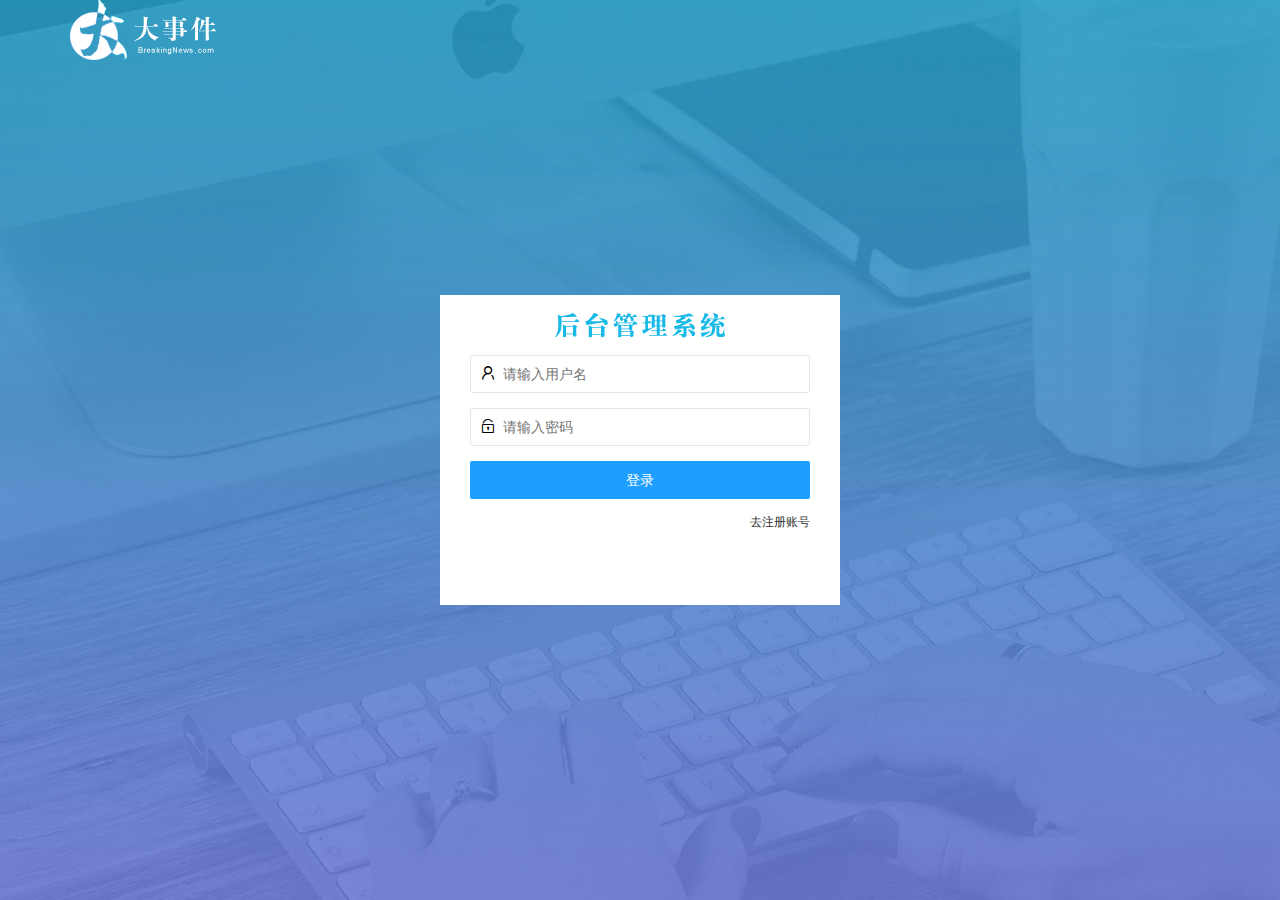
<file: login.html>
<!DOCTYPE html>
<html lang="en">

<head>
    <meta charset="UTF-8">
    <meta http-equiv="X-UA-Compatible" content="IE=edge">
    <meta name="viewport" content="width=device-width, initial-scale=1.0">
    <title>大事件-登录/注册</title>
    <!-- 导入自己的样式表 -->
    <link rel="stylesheet" href="/assets/css/login.css">
    <!-- 导入LayUI的样式 -->
    <link rel="stylesheet" href="/assets/lib/layui/css/layui.css">
</head>

<body>
    <!-- 头部的logo区域 -->
    <div class="layui-main">
        <img src="/assets/images/logo.png" alt="">
    </div>

    <!-- 登录注册区域 -->
    <div class="loginAndRegBox">
        <div class="title-box"></div>
        <!-- 登录的div -->
        <div class="login-box">
            <!-- 登录的表单 -->
            <form class="layui-form" id="form_login">
                <!-- 用户名 -->
                <div class="layui-form-item">
                    <i class="layui-icon layui-icon-username"></i>
                    <input type="text" name="username" required lay-verify="required" placeholder="请输入用户名" autocomplete="off" class="layui-input">
                </div>
                <!-- 密码 -->
                <div class="layui-form-item">
                    <i class="layui-icon layui-icon-password"></i>
                    <input type="password" name="password" required lay-verify="required|pwd" placeholder="请输入密码" autocomplete="off" class="layui-input">
                </div>
                <!-- 登录按钮 -->
                <div class="layui-form-item">
                    <!-- 注意：表单提交按钮和普通按钮的区别就是layui-submit属性 -->
                    <button class="layui-btn layui-btn-fluid layui-btn-normal" lay-submit>登录</button>
                </div>
                <div class="layui-form-item links">
                    <a href="javascript:;" id="link_reg">去注册账号</a>
                </div>
            </form>

        </div>
        <!-- 注册的div  -->
        <div class="reg-box">
            <!-- 注册的表单 -->
            <form class="layui-form" id="form_reg">
                <!-- 用户名 -->
                <div class="layui-form-item">
                    <i class="layui-icon layui-icon-username"></i>
                    <input type="text" name="username" required lay-verify="required" placeholder="请输入用户名" autocomplete="off" class="layui-input">
                </div>
                <!-- 密码 -->
                <div class="layui-form-item">
                    <i class="layui-icon layui-icon-password"></i>
                    <input type="password" name="password" required lay-verify="required|pwd" placeholder="请输入密码" autocomplete="off" class="layui-input">
                </div>
                <!-- 密码确认 -->
                <div class="layui-form-item">
                    <i class="layui-icon layui-icon-password"></i>
                    <input type="password" name="repassword" required lay-verify="required|pwd|repwd" placeholder="请再次输入密码" autocomplete="off" class="layui-input">
                </div>
                <!-- 注册按钮 -->
                <div class="layui-form-item">
                    <!-- 注意：表单提交按钮和普通按钮的区别就是layui-submit属性 -->
                    <button class="layui-btn layui-btn-fluid layui-btn-normal" lay-submit>注册</button>
                </div>
                <div class="layui-form-item links">
                    <a href="javascript:;" id="link_login" id="link_login">去登录</a>
                </div>
            </form>

        </div>
    </div>


    <!-- 导入Layui的JS文件 -->
    <script src="/assets/lib/layui/layui.all.js"></script>
    <!-- 导入JQuery -->
    <script src="/assets/lib/jquery.js"></script>
    <!-- 导入自己封装的baseAPI.js -->
    <script src="/assets/js/baseAPI.js"></script>
    <!-- 导入自己的JavaScript脚本 -->
    <script src="/assets/js/login.js"></script>

</body>

</html>
</file>
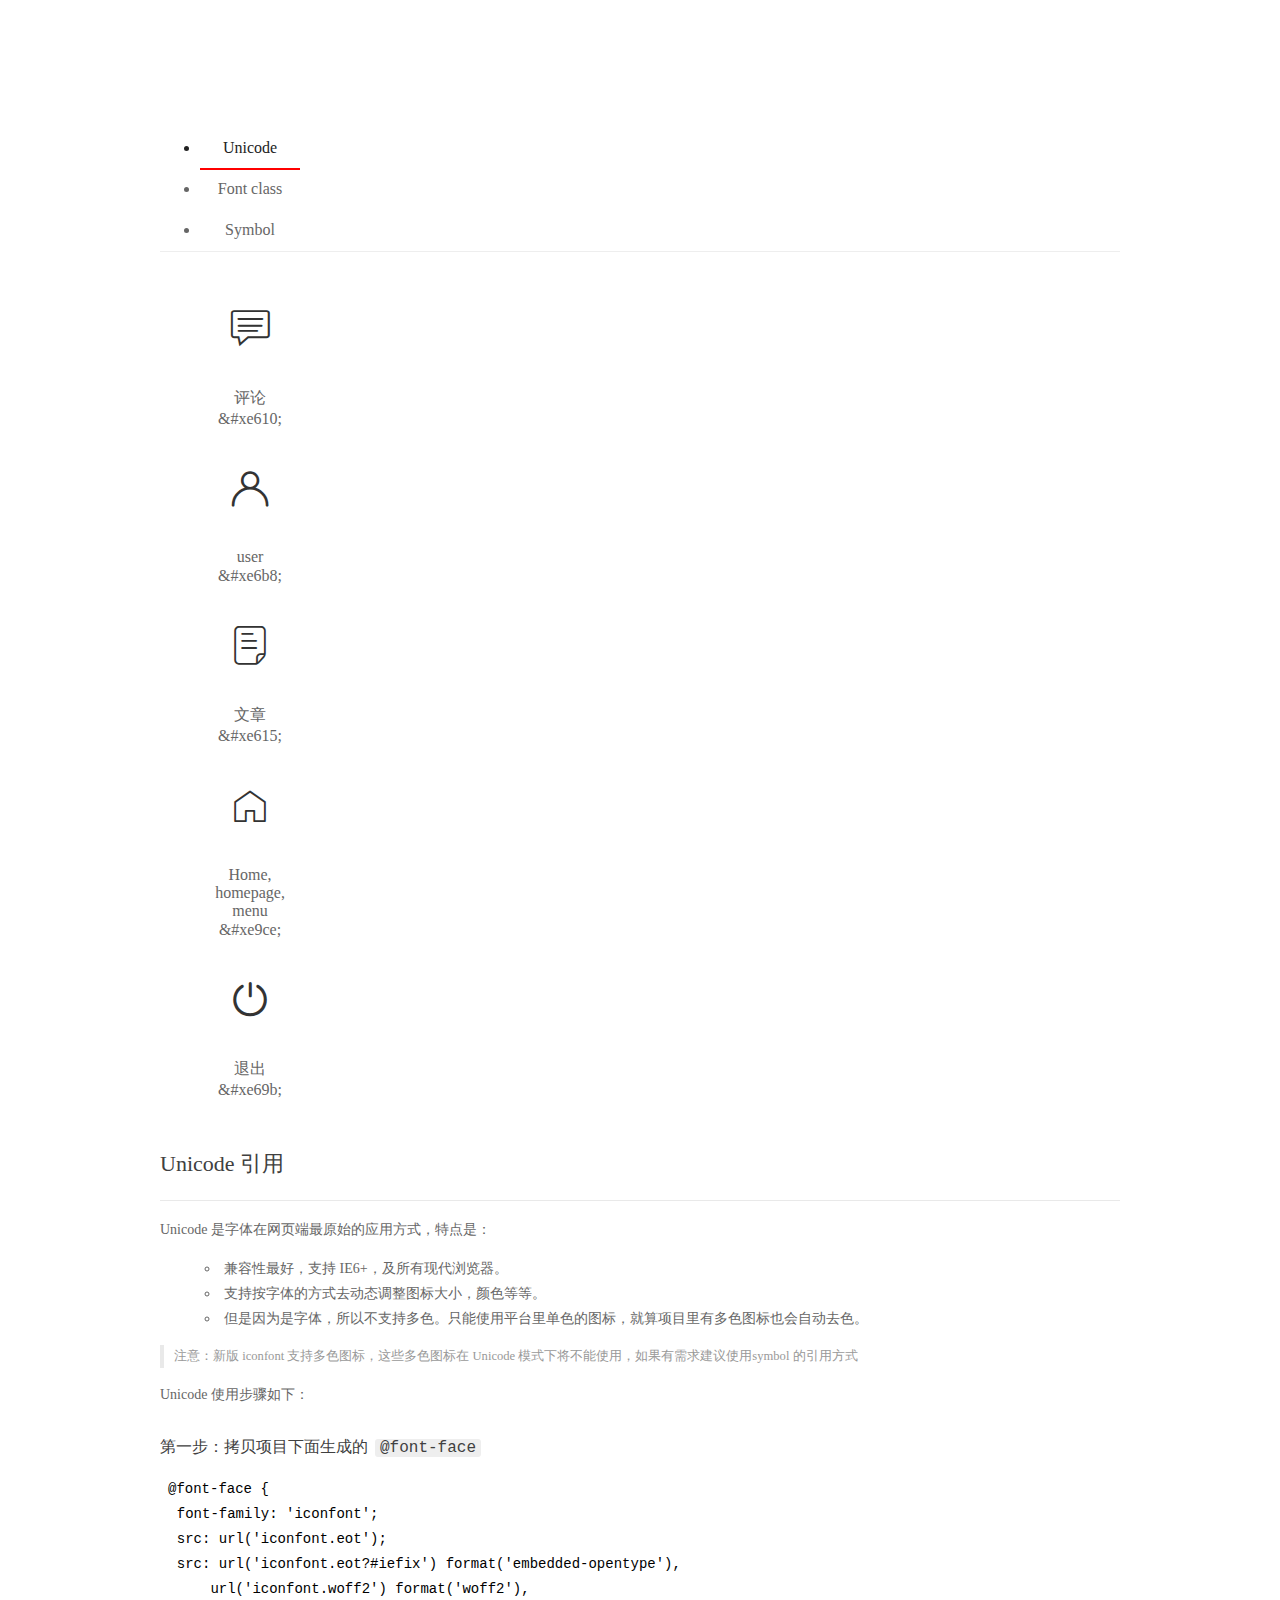
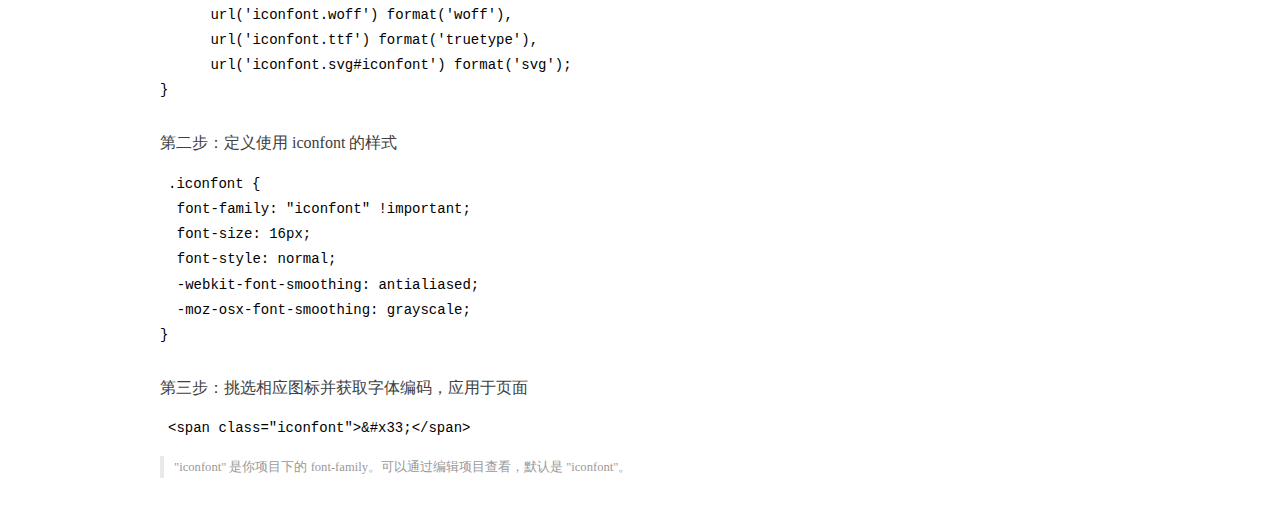
<file: fonts/demo_index.html>
<!DOCTYPE html>
<html>
<head>
  <meta charset="utf-8"/>
  <title>IconFont Demo</title>
  <link rel="shortcut icon" href="https://img.alicdn.com/tps/i4/TB1_oz6GVXXXXaFXpXXJDFnIXXX-64-64.ico" type="image/x-icon"/>
  <link rel="stylesheet" href="https://g.alicdn.com/thx/cube/1.3.2/cube.min.css">
  <link rel="stylesheet" href="demo.css">
  <link rel="stylesheet" href="iconfont.css">
  <script src="iconfont.js"></script>
  <!-- jQuery -->
  <script src="https://a1.alicdn.com/oss/uploads/2018/12/26/7bfddb60-08e8-11e9-9b04-53e73bb6408b.js"></script>
  <!-- 代码高亮 -->
  <script src="https://a1.alicdn.com/oss/uploads/2018/12/26/a3f714d0-08e6-11e9-8a15-ebf944d7534c.js"></script>
</head>
<body>
  <div class="main">
    <h1 class="logo"><a href="https://www.iconfont.cn/" title="iconfont 首页" target="_blank">&#xe86b;</a></h1>
    <div class="nav-tabs">
      <ul id="tabs" class="dib-box">
        <li class="dib active"><span>Unicode</span></li>
        <li class="dib"><span>Font class</span></li>
        <li class="dib"><span>Symbol</span></li>
      </ul>
      
    </div>
    <div class="tab-container">
      <div class="content unicode" style="display: block;">
          <ul class="icon_lists dib-box">
          
            <li class="dib">
              <span class="icon iconfont">&#xe610;</span>
                <div class="name">评论</div>
                <div class="code-name">&amp;#xe610;</div>
              </li>
          
            <li class="dib">
              <span class="icon iconfont">&#xe6b8;</span>
                <div class="name">user</div>
                <div class="code-name">&amp;#xe6b8;</div>
              </li>
          
            <li class="dib">
              <span class="icon iconfont">&#xe615;</span>
                <div class="name">文章</div>
                <div class="code-name">&amp;#xe615;</div>
              </li>
          
            <li class="dib">
              <span class="icon iconfont">&#xe9ce;</span>
                <div class="name">Home, homepage, menu</div>
                <div class="code-name">&amp;#xe9ce;</div>
              </li>
          
            <li class="dib">
              <span class="icon iconfont">&#xe69b;</span>
                <div class="name">退出</div>
                <div class="code-name">&amp;#xe69b;</div>
              </li>
          
          </ul>
          <div class="article markdown">
          <h2 id="unicode-">Unicode 引用</h2>
          <hr>

          <p>Unicode 是字体在网页端最原始的应用方式，特点是：</p>
          <ul>
            <li>兼容性最好，支持 IE6+，及所有现代浏览器。</li>
            <li>支持按字体的方式去动态调整图标大小，颜色等等。</li>
            <li>但是因为是字体，所以不支持多色。只能使用平台里单色的图标，就算项目里有多色图标也会自动去色。</li>
          </ul>
          <blockquote>
            <p>注意：新版 iconfont 支持多色图标，这些多色图标在 Unicode 模式下将不能使用，如果有需求建议使用symbol 的引用方式</p>
          </blockquote>
          <p>Unicode 使用步骤如下：</p>
          <h3 id="-font-face">第一步：拷贝项目下面生成的 <code>@font-face</code></h3>
<pre><code class="language-css"
>@font-face {
  font-family: 'iconfont';
  src: url('iconfont.eot');
  src: url('iconfont.eot?#iefix') format('embedded-opentype'),
      url('iconfont.woff2') format('woff2'),
      url('iconfont.woff') format('woff'),
      url('iconfont.ttf') format('truetype'),
      url('iconfont.svg#iconfont') format('svg');
}
</code></pre>
          <h3 id="-iconfont-">第二步：定义使用 iconfont 的样式</h3>
<pre><code class="language-css"
>.iconfont {
  font-family: "iconfont" !important;
  font-size: 16px;
  font-style: normal;
  -webkit-font-smoothing: antialiased;
  -moz-osx-font-smoothing: grayscale;
}
</code></pre>
          <h3 id="-">第三步：挑选相应图标并获取字体编码，应用于页面</h3>
<pre>
<code class="language-html"
>&lt;span class="iconfont"&gt;&amp;#x33;&lt;/span&gt;
</code></pre>
          <blockquote>
            <p>"iconfont" 是你项目下的 font-family。可以通过编辑项目查看，默认是 "iconfont"。</p>
          </blockquote>
          </div>
      </div>
      <div class="content font-class">
        <ul class="icon_lists dib-box">
          
          <li class="dib">
            <span class="icon iconfont icon-weibiaoti-"></span>
            <div class="name">
              评论
            </div>
            <div class="code-name">.icon-weibiaoti-
            </div>
          </li>
          
          <li class="dib">
            <span class="icon iconfont icon-user"></span>
            <div class="name">
              user
            </div>
            <div class="code-name">.icon-user
            </div>
          </li>
          
          <li class="dib">
            <span class="icon iconfont icon-16"></span>
            <div class="name">
              文章
            </div>
            <div class="code-name">.icon-16
            </div>
          </li>
          
          <li class="dib">
            <span class="icon iconfont icon-Homehomepagemenu"></span>
            <div class="name">
              Home, homepage, menu
            </div>
            <div class="code-name">.icon-Homehomepagemenu
            </div>
          </li>
          
          <li class="dib">
            <span class="icon iconfont icon-tuichu"></span>
            <div class="name">
              退出
            </div>
            <div class="code-name">.icon-tuichu
            </div>
          </li>
          
        </ul>
        <div class="article markdown">
        <h2 id="font-class-">font-class 引用</h2>
        <hr>

        <p>font-class 是 Unicode 使用方式的一种变种，主要是解决 Unicode 书写不直观，语意不明确的问题。</p>
        <p>与 Unicode 使用方式相比，具有如下特点：</p>
        <ul>
          <li>兼容性良好，支持 IE8+，及所有现代浏览器。</li>
          <li>相比于 Unicode 语意明确，书写更直观。可以很容易分辨这个 icon 是什么。</li>
          <li>因为使用 class 来定义图标，所以当要替换图标时，只需要修改 class 里面的 Unicode 引用。</li>
          <li>不过因为本质上还是使用的字体，所以多色图标还是不支持的。</li>
        </ul>
        <p>使用步骤如下：</p>
        <h3 id="-fontclass-">第一步：引入项目下面生成的 fontclass 代码：</h3>
<pre><code class="language-html">&lt;link rel="stylesheet" href="./iconfont.css"&gt;
</code></pre>
        <h3 id="-">第二步：挑选相应图标并获取类名，应用于页面：</h3>
<pre><code class="language-html">&lt;span class="iconfont icon-xxx"&gt;&lt;/span&gt;
</code></pre>
        <blockquote>
          <p>"
            iconfont" 是你项目下的 font-family。可以通过编辑项目查看，默认是 "iconfont"。</p>
        </blockquote>
      </div>
      </div>
      <div class="content symbol">
          <ul class="icon_lists dib-box">
          
            <li class="dib">
                <svg class="icon svg-icon" aria-hidden="true">
                  <use xlink:href="#icon-weibiaoti-"></use>
                </svg>
                <div class="name">评论</div>
                <div class="code-name">#icon-weibiaoti-</div>
            </li>
          
            <li class="dib">
                <svg class="icon svg-icon" aria-hidden="true">
                  <use xlink:href="#icon-user"></use>
                </svg>
                <div class="name">user</div>
                <div class="code-name">#icon-user</div>
            </li>
          
            <li class="dib">
                <svg class="icon svg-icon" aria-hidden="true">
                  <use xlink:href="#icon-16"></use>
                </svg>
                <div class="name">文章</div>
                <div class="code-name">#icon-16</div>
            </li>
          
            <li class="dib">
                <svg class="icon svg-icon" aria-hidden="true">
                  <use xlink:href="#icon-Homehomepagemenu"></use>
                </svg>
                <div class="name">Home, homepage, menu</div>
                <div class="code-name">#icon-Homehomepagemenu</div>
            </li>
          
            <li class="dib">
                <svg class="icon svg-icon" aria-hidden="true">
                  <use xlink:href="#icon-tuichu"></use>
                </svg>
                <div class="name">退出</div>
                <div class="code-name">#icon-tuichu</div>
            </li>
          
          </ul>
          <div class="article markdown">
          <h2 id="symbol-">Symbol 引用</h2>
          <hr>

          <p>这是一种全新的使用方式，应该说这才是未来的主流，也是平台目前推荐的用法。相关介绍可以参考这篇<a href="">文章</a>
            这种用法其实是做了一个 SVG 的集合，与另外两种相比具有如下特点：</p>
          <ul>
            <li>支持多色图标了，不再受单色限制。</li>
            <li>通过一些技巧，支持像字体那样，通过 <code>font-size</code>, <code>color</code> 来调整样式。</li>
            <li>兼容性较差，支持 IE9+，及现代浏览器。</li>
            <li>浏览器渲染 SVG 的性能一般，还不如 png。</li>
          </ul>
          <p>使用步骤如下：</p>
          <h3 id="-symbol-">第一步：引入项目下面生成的 symbol 代码：</h3>
<pre><code class="language-html">&lt;script src="./iconfont.js"&gt;&lt;/script&gt;
</code></pre>
          <h3 id="-css-">第二步：加入通用 CSS 代码（引入一次就行）：</h3>
<pre><code class="language-html">&lt;style&gt;
.icon {
  width: 1em;
  height: 1em;
  vertical-align: -0.15em;
  fill: currentColor;
  overflow: hidden;
}
&lt;/style&gt;
</code></pre>
          <h3 id="-">第三步：挑选相应图标并获取类名，应用于页面：</h3>
<pre><code class="language-html">&lt;svg class="icon" aria-hidden="true"&gt;
  &lt;use xlink:href="#icon-xxx"&gt;&lt;/use&gt;
&lt;/svg&gt;
</code></pre>
          </div>
      </div>

    </div>
  </div>
  <script>
  $(document).ready(function () {
      $('.tab-container .content:first').show()

      $('#tabs li').click(function (e) {
        var tabContent = $('.tab-container .content')
        var index = $(this).index()

        if ($(this).hasClass('active')) {
          return
        } else {
          $('#tabs li').removeClass('active')
          $(this).addClass('active')

          tabContent.hide().eq(index).fadeIn()
        }
      })
    })
  </script>
</body>
</html>
</file>
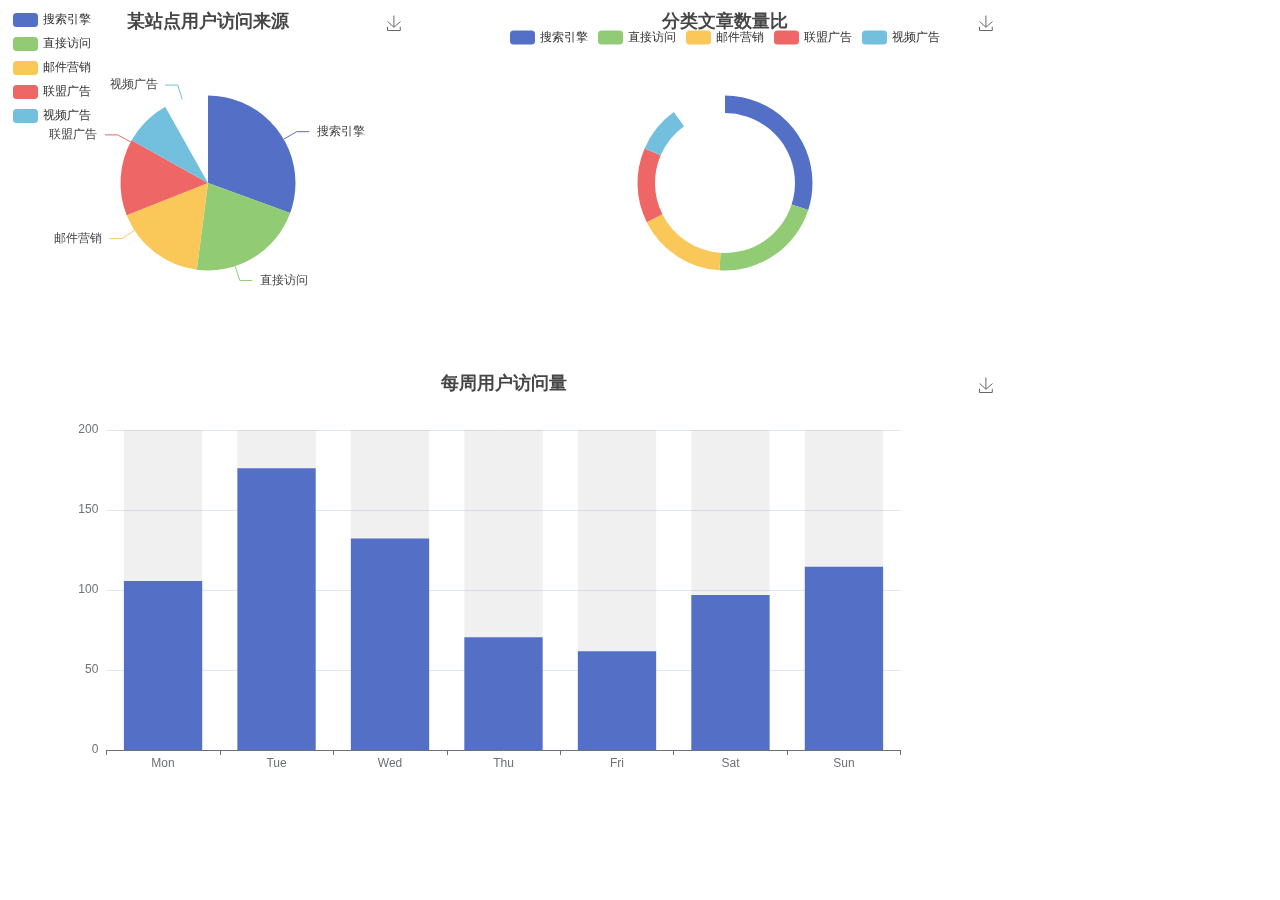
<file: home/dashboard.html>
<!DOCTYPE html>
<html lang="en">

<head>
    <meta charset="UTF-8">
    <meta name="viewport" content="width=device-width, initial-scale=1.0">
    <meta http-equiv="X-UA-Compatible" content="ie=edge">
    <title>图表统计</title>
    <!-- <link rel="stylesheet" href="/assets/lib/bootstrap.min.css" />

    <script src="/assets/lib/jquery.js"></script>
    <script type="text/javascript" src="/assets/lib/echarts.min.js"></script> -->

    <style>
        .box_1 {
            position: relative;
            width: 400px;
            height: 350px;
            left: 0px;
            background-color: #fff;
        }
        
        .box_2 {
            position: absolute;
            width: 550px;
            height: 350px;
            left: 450px;
            top: 8px;
            background-color: #fff;
        }
        
        .box_3 {
            position: absolute;
            width: 993px;
            height: 450px;
            left: 7px;
            top: 370px;
            background-color: #fff;
        }
    </style>
    <script src="/assets/lib/echarts.min.js"></script>

</head>

<body>
    <div class="box_1"></div>
    <script>
        var myChart = echarts.init(document.querySelector('.box_1'));
        var option = {
            title: {
                text: '某站点用户访问来源',
                left: 'center'
            },
            tooltip: {
                trigger: 'item'
            },

            legend: {
                orient: 'vertical',
                left: 'left',
            },
            toolbox: {
                feature: {
                    saveAsImage: {}
                }
            },
            series: [{
                name: '访问来源',
                type: 'pie',
                radius: '50%',
                data: [{
                    value: 1048,
                    name: '搜索引擎'
                }, {
                    value: 735,
                    name: '直接访问'
                }, {
                    value: 580,
                    name: '邮件营销'
                }, {
                    value: 484,
                    name: '联盟广告'
                }, {
                    value: 300,
                    name: '视频广告'
                }],
                emphasis: {
                    itemStyle: {
                        shadowBlur: 10,
                        shadowOffsetX: 0,
                        shadowColor: 'rgba(0, 0, 0, 0.5)'
                    }
                }
            }]
        };
        myChart.setOption(option);
    </script>

    <div class="box_2"></div>
    <script>
        var myChart1 = echarts.init(document.querySelector('.box_2'))
        var option = {
            title: {
                text: '分类文章数量比',
                left: 'center'
            },
            tooltip: {
                trigger: 'item'
            },

            legend: {
                top: '5%',
                left: 'center'
            },
            toolbox: {
                feature: {
                    saveAsImage: {}
                }
            },
            series: [{
                name: '访问来源',
                type: 'pie',
                radius: ['40%', '50%'],
                avoidLabelOverlap: false,
                label: {
                    show: false,
                    position: 'center'
                },
                emphasis: {
                    label: {
                        show: true,
                        fontSize: '20',
                        fontWeight: 'bold'
                    }
                },

                labelLine: {
                    show: false
                },
                data: [{
                    value: 1048,
                    name: '搜索引擎'
                }, {
                    value: 735,
                    name: '直接访问'
                }, {
                    value: 580,
                    name: '邮件营销'
                }, {
                    value: 484,
                    name: '联盟广告'
                }, {
                    value: 300,
                    name: '视频广告'
                }]
            }]
        };
        myChart1.setOption(option);
    </script>


    <div class="box_3"></div>
    <script>
        var myChart2 = echarts.init(document.querySelector('.box_3'))
        var option = {
            title: {
                text: '每周用户访问量',
                left: 'center'
            },
            toolbox: {
                feature: {
                    saveAsImage: {}
                }
            },
            xAxis: {
                type: 'category',
                data: ['Mon', 'Tue', 'Wed', 'Thu', 'Fri', 'Sat', 'Sun']
            },
            yAxis: {
                type: 'value'
            },
            series: [{
                data: [120, 200, 150, 80, 70, 110, 130],
                type: 'bar',
                showBackground: true,
                backgroundStyle: {
                    color: 'rgba(180, 180, 180, 0.2)'
                }
            }]
        };
        myChart2.setOption(option);
    </script>




</body>

</html>
</file>
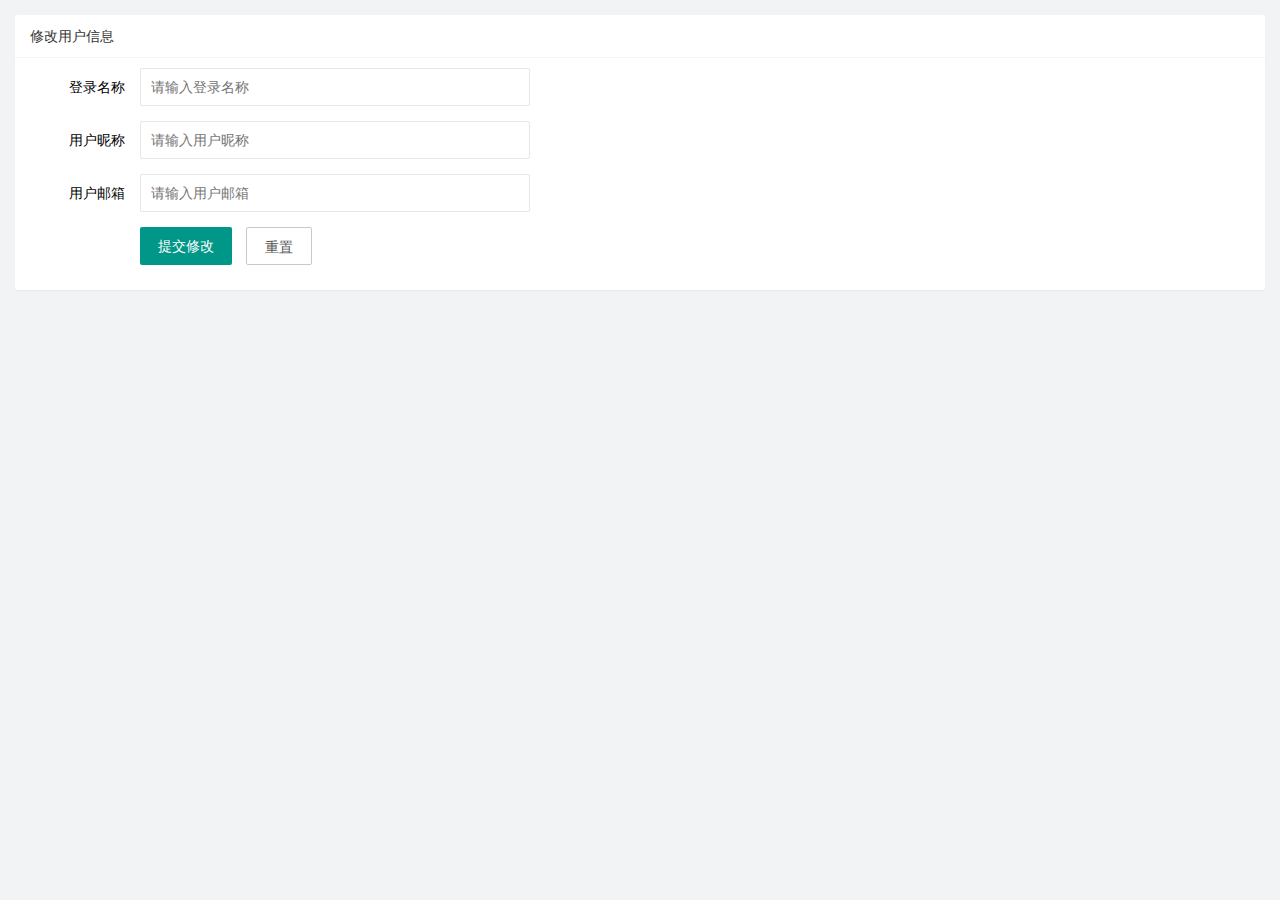
<file: user/user_info.html>
<!DOCTYPE html>
<html lang="en">

<head>
    <meta charset="UTF-8">
    <meta http-equiv="X-UA-Compatible" content="IE=edge">
    <meta name="viewport" content="width=device-width, initial-scale=1.0">
    <title>个人信息</title>
    <!-- 导入layui的样式 -->
    <link rel="stylesheet" href="/assets/lib/layui/css/layui.css">
    <!-- 导入自己的样式  -->
    <link rel="stylesheet" href="/assets/css/user/user_info.css">
</head>

<body>
    <!-- 卡片区域 -->
    <div class="layui-card">
        <div class="layui-card-header">修改用户信息</div>
        <div class="layui-card-body">
            <!-- form表单区域 -->
            <form class="layui-form" lay-filter="formUserInfo">
                <!-- 这是隐藏域 -->
                <input type="hidden" name="id" value="" />
                <div class="layui-form-item">
                    <label class="layui-form-label">登录名称</label>
                    <div class="layui-input-block">
                        <input type="text" name="username" required placeholder="请输入登录名称" autocomplete="off" class="layui-input" readonly>
                    </div>
                </div>
                <div class="layui-form-item">
                    <label class="layui-form-label">用户昵称</label>
                    <div class="layui-input-block">
                        <input type="text" name="nickname" required lay-verify="required|nickname" placeholder="请输入用户昵称" autocomplete="off" class="layui-input">
                    </div>
                </div>
                <div class="layui-form-item">
                    <label class="layui-form-label">用户邮箱</label>
                    <div class="layui-input-block">
                        <input type="text" name="email" required lay-verify="required|email" placeholder="请输入用户邮箱" autocomplete="off" class="layui-input">
                    </div>
                </div>
                <div class="layui-form-item">
                    <div class="layui-input-block">
                        <button class="layui-btn" lay-submit lay-filter="formDemo">提交修改</button>
                        <button type="reset" class="layui-btn layui-btn-primary" id="btnReset">重置</button>
                    </div>
            </form>
            </div>
        </div>

        <!-- 导入layui的js文件 -->
        <script src="/assets/lib/layui/layui.all.js"></script>
        <!-- 导入jquery  -->
        <script src="/assets/lib/jquery.js"></script>
        <!-- 导入baseAPI -->
        <script src="/assets/js/baseAPI.js"></script>
        <!-- 导入自己的js文件  -->
        <script src="/assets/js/user/user_info.js"></script>

</body>

</html>
</file>
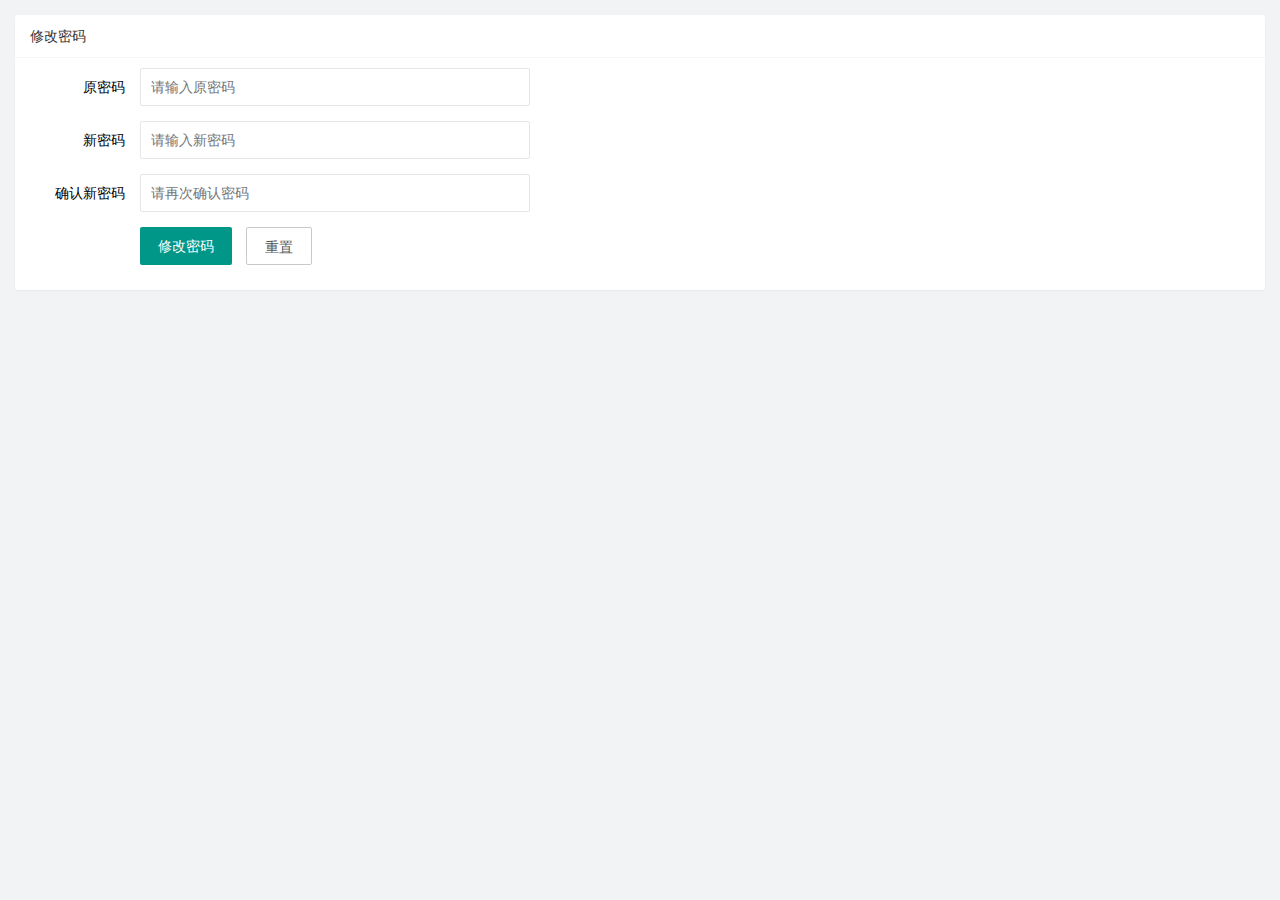
<file: user/user_pwd.html>
<!DOCTYPE html>
<html lang="en">

<head>
    <meta charset="UTF-8">
    <meta http-equiv="X-UA-Compatible" content="IE=edge">
    <meta name="viewport" content="width=device-width, initial-scale=1.0">
    <title>Document</title>
    <link rel="stylesheet" href="/assets/lib/layui/css/layui.css" />
    <link rel="stylesheet" href="/assets/css/user/user_pwd.css" />
</head>

<body>
    <!-- 卡片区域  -->
    <div class="layui-card">
        <div class="layui-card-header">修改密码</div>
        <div class="layui-card-body">
            <form class="layui-form">
                <div class="layui-form-item">
                    <label class="layui-form-label">原密码</label>
                    <div class="layui-input-block">
                        <input type="password" name="oldPwd" required lay-verify="required|pwd" placeholder="请输入原密码" autocomplete="off" class="layui-input" />
                    </div>
                </div>
                <div class="layui-form-item">
                    <label class="layui-form-label">新密码</label>
                    <div class="layui-input-block">
                        <input type="password" name="newPwd" required lay-verify="required|pwd|samePwd" placeholder="请输入新密码" autocomplete="off" class="layui-input" />
                    </div>
                </div>
                <div class="layui-form-item">
                    <label class="layui-form-label">确认新密码</label>
                    <div class="layui-input-block">
                        <input type="password" name="rePwd" required lay-verify="required|pwd|rePwd" placeholder="请再次确认密码" autocomplete="off" class="layui-input" />
                    </div>
                </div>
                <div class="layui-form-item">
                    <div class="layui-input-block">
                        <button class="layui-btn" lay-submit lay-filter="formDemo">修改密码</button>
                        <button type="reset" class="layui-btn layui-btn-primary">重置</button>
                    </div>
                </div>
            </form>
        </div>
    </div>


    <!-- 导入layui的js文件 -->
    <script src="/assets/lib/layui/layui.all.js"></script>
    <!-- 导入jquery -->
    <script src="/assets/lib/jquery.js"></script>
    <!-- 导入baseAPI -->
    <script src="/assets/js/baseAPI.js"></script>
    <!-- 导入自己的js文件 -->
    <script src="/assets/js/user/user_pwd.js"></script>
</body>

</html>
</file>
<file: assets/css/login.css>
html,
body {
    margin: 0;
    padding: 0;
    height: 100%;
    width: 100%;
    background: url(/assets/images/login_bg.jpg) no-repeat center;
    background-size: cover;
}

.loginAndRegBox {
    width: 400px;
    height: 310px;
    background-color: #fff;
    position: absolute;
    left: 50%;
    top: 50%;
    transform: translate(-50%, -50%);
}

.title-box {
    height: 60px;
    background: url(/assets/images/logo_title.png) no-repeat center;
}

.reg-box {
    display: none;
}

.layui-form {
    padding: 0 30px;
}

.links {
    display: flex;
    justify-content: flex-end;
}

.links a {
    font-size: 12px;
}

.layui-form-item {
    position: relative;
}

.layui-icon {
    position: absolute;
    left: 10px;
    top: 10px;
}

.layui-form-item .layui-input {
    padding-left: 32px;
}
</file>
<file: assets/lib/layui/css/layui.css>
/** layui-v2.5.7 MIT License */
 .layui-inline,img{display:inline-block;vertical-align:middle}h1,h2,h3,h4,h5,h6{font-weight:400}.layui-edge,.layui-header,.layui-inline,.layui-main{position:relative}.layui-body,.layui-edge,.layui-elip{overflow:hidden}.layui-btn,.layui-edge,.layui-inline,img{vertical-align:middle}.layui-btn,.layui-disabled,.layui-icon,.layui-unselect{-moz-user-select:none;-webkit-user-select:none;-ms-user-select:none}.layui-elip,.layui-form-checkbox span,.layui-form-pane .layui-form-label{text-overflow:ellipsis;white-space:nowrap}.layui-breadcrumb,.layui-tree-btnGroup{visibility:hidden}blockquote,body,button,dd,div,dl,dt,form,h1,h2,h3,h4,h5,h6,input,li,ol,p,pre,td,textarea,th,ul{margin:0;padding:0;-webkit-tap-highlight-color:rgba(0,0,0,0)}a:active,a:hover{outline:0}img{border:none}li{list-style:none}table{border-collapse:collapse;border-spacing:0}h4,h5,h6{font-size:100%}button,input,optgroup,option,select,textarea{font-family:inherit;font-size:inherit;font-style:inherit;font-weight:inherit;outline:0}pre{white-space:pre-wrap;white-space:-moz-pre-wrap;white-space:-pre-wrap;white-space:-o-pre-wrap;word-wrap:break-word}body{line-height:24px;font:14px Helvetica Neue,Helvetica,PingFang SC,Tahoma,Arial,sans-serif}hr{height:1px;margin:10px 0;border:0;clear:both}a{color:#333;text-decoration:none}a:hover{color:#777}a cite{font-style:normal;*cursor:pointer}.layui-border-box,.layui-border-box *{box-sizing:border-box}.layui-box,.layui-box *{box-sizing:content-box}.layui-clear{clear:both;*zoom:1}.layui-clear:after{content:'\20';clear:both;*zoom:1;display:block;height:0}.layui-inline{*display:inline;*zoom:1}.layui-edge{display:inline-block;width:0;height:0;border-width:6px;border-style:dashed;border-color:transparent}.layui-edge-top{top:-4px;border-bottom-color:#999;border-bottom-style:solid}.layui-edge-right{border-left-color:#999;border-left-style:solid}.layui-edge-bottom{top:2px;border-top-color:#999;border-top-style:solid}.layui-edge-left{border-right-color:#999;border-right-style:solid}.layui-disabled,.layui-disabled:hover{color:#d2d2d2!important;cursor:not-allowed!important}.layui-circle{border-radius:100%}.layui-show{display:block!important}.layui-hide{display:none!important}@font-face{font-family:layui-icon;src:url(../font/iconfont.eot?v=256);src:url(../font/iconfont.eot?v=256#iefix) format('embedded-opentype'),url(../font/iconfont.woff2?v=256) format('woff2'),url(../font/iconfont.woff?v=256) format('woff'),url(../font/iconfont.ttf?v=256) format('truetype'),url(../font/iconfont.svg?v=256#layui-icon) format('svg')}.layui-icon{font-family:layui-icon!important;font-size:16px;font-style:normal;-webkit-font-smoothing:antialiased;-moz-osx-font-smoothing:grayscale}.layui-icon-reply-fill:before{content:"\e611"}.layui-icon-set-fill:before{content:"\e614"}.layui-icon-menu-fill:before{content:"\e60f"}.layui-icon-search:before{content:"\e615"}.layui-icon-share:before{content:"\e641"}.layui-icon-set-sm:before{content:"\e620"}.layui-icon-engine:before{content:"\e628"}.layui-icon-close:before{content:"\1006"}.layui-icon-close-fill:before{content:"\1007"}.layui-icon-chart-screen:before{content:"\e629"}.layui-icon-star:before{content:"\e600"}.layui-icon-circle-dot:before{content:"\e617"}.layui-icon-chat:before{content:"\e606"}.layui-icon-release:before{content:"\e609"}.layui-icon-list:before{content:"\e60a"}.layui-icon-chart:before{content:"\e62c"}.layui-icon-ok-circle:before{content:"\1005"}.layui-icon-layim-theme:before{content:"\e61b"}.layui-icon-table:before{content:"\e62d"}.layui-icon-right:before{content:"\e602"}.layui-icon-left:before{content:"\e603"}.layui-icon-cart-simple:before{content:"\e698"}.layui-icon-face-cry:before{content:"\e69c"}.layui-icon-face-smile:before{content:"\e6af"}.layui-icon-survey:before{content:"\e6b2"}.layui-icon-tree:before{content:"\e62e"}.layui-icon-ie:before{content:"\e7bb"}.layui-icon-upload-circle:before{content:"\e62f"}.layui-icon-add-circle:before{content:"\e61f"}.layui-icon-download-circle:before{content:"\e601"}.layui-icon-templeate-1:before{content:"\e630"}.layui-icon-util:before{content:"\e631"}.layui-icon-face-surprised:before{content:"\e664"}.layui-icon-edit:before{content:"\e642"}.layui-icon-speaker:before{content:"\e645"}.layui-icon-down:before{content:"\e61a"}.layui-icon-file:before{content:"\e621"}.layui-icon-layouts:before{content:"\e632"}.layui-icon-rate-half:before{content:"\e6c9"}.layui-icon-add-circle-fine:before{content:"\e608"}.layui-icon-prev-circle:before{content:"\e633"}.layui-icon-read:before{content:"\e705"}.layui-icon-404:before{content:"\e61c"}.layui-icon-carousel:before{content:"\e634"}.layui-icon-help:before{content:"\e607"}.layui-icon-code-circle:before{content:"\e635"}.layui-icon-windows:before{content:"\e67f"}.layui-icon-water:before{content:"\e636"}.layui-icon-username:before{content:"\e66f"}.layui-icon-find-fill:before{content:"\e670"}.layui-icon-about:before{content:"\e60b"}.layui-icon-location:before{content:"\e715"}.layui-icon-up:before{content:"\e619"}.layui-icon-pause:before{content:"\e651"}.layui-icon-date:before{content:"\e637"}.layui-icon-layim-uploadfile:before{content:"\e61d"}.layui-icon-delete:before{content:"\e640"}.layui-icon-play:before{content:"\e652"}.layui-icon-top:before{content:"\e604"}.layui-icon-firefox:before{content:"\e686"}.layui-icon-friends:before{content:"\e612"}.layui-icon-refresh-3:before{content:"\e9aa"}.layui-icon-ok:before{content:"\e605"}.layui-icon-layer:before{content:"\e638"}.layui-icon-face-smile-fine:before{content:"\e60c"}.layui-icon-dollar:before{content:"\e659"}.layui-icon-group:before{content:"\e613"}.layui-icon-layim-download:before{content:"\e61e"}.layui-icon-picture-fine:before{content:"\e60d"}.layui-icon-link:before{content:"\e64c"}.layui-icon-diamond:before{content:"\e735"}.layui-icon-log:before{content:"\e60e"}.layui-icon-key:before{content:"\e683"}.layui-icon-rate-solid:before{content:"\e67a"}.layui-icon-fonts-del:before{content:"\e64f"}.layui-icon-unlink:before{content:"\e64d"}.layui-icon-fonts-clear:before{content:"\e639"}.layui-icon-triangle-r:before{content:"\e623"}.layui-icon-circle:before{content:"\e63f"}.layui-icon-radio:before{content:"\e643"}.layui-icon-align-center:before{content:"\e647"}.layui-icon-align-right:before{content:"\e648"}.layui-icon-align-left:before{content:"\e649"}.layui-icon-loading-1:before{content:"\e63e"}.layui-icon-return:before{content:"\e65c"}.layui-icon-fonts-strong:before{content:"\e62b"}.layui-icon-upload:before{content:"\e67c"}.layui-icon-dialogue:before{content:"\e63a"}.layui-icon-video:before{content:"\e6ed"}.layui-icon-headset:before{content:"\e6fc"}.layui-icon-cellphone-fine:before{content:"\e63b"}.layui-icon-add-1:before{content:"\e654"}.layui-icon-face-smile-b:before{content:"\e650"}.layui-icon-fonts-html:before{content:"\e64b"}.layui-icon-screen-full:before{content:"\e622"}.layui-icon-form:before{content:"\e63c"}.layui-icon-cart:before{content:"\e657"}.layui-icon-camera-fill:before{content:"\e65d"}.layui-icon-tabs:before{content:"\e62a"}.layui-icon-heart-fill:before{content:"\e68f"}.layui-icon-fonts-code:before{content:"\e64e"}.layui-icon-ios:before{content:"\e680"}.layui-icon-at:before{content:"\e687"}.layui-icon-fire:before{content:"\e756"}.layui-icon-set:before{content:"\e716"}.layui-icon-fonts-u:before{content:"\e646"}.layui-icon-triangle-d:before{content:"\e625"}.layui-icon-tips:before{content:"\e702"}.layui-icon-picture:before{content:"\e64a"}.layui-icon-more-vertical:before{content:"\e671"}.layui-icon-bluetooth:before{content:"\e689"}.layui-icon-flag:before{content:"\e66c"}.layui-icon-loading:before{content:"\e63d"}.layui-icon-fonts-i:before{content:"\e644"}.layui-icon-refresh-1:before{content:"\e666"}.layui-icon-rmb:before{content:"\e65e"}.layui-icon-addition:before{content:"\e624"}.layui-icon-home:before{content:"\e68e"}.layui-icon-time:before{content:"\e68d"}.layui-icon-user:before{content:"\e770"}.layui-icon-notice:before{content:"\e667"}.layui-icon-chrome:before{content:"\e68a"}.layui-icon-edge:before{content:"\e68b"}.layui-icon-login-weibo:before{content:"\e675"}.layui-icon-voice:before{content:"\e688"}.layui-icon-upload-drag:before{content:"\e681"}.layui-icon-login-qq:before{content:"\e676"}.layui-icon-snowflake:before{content:"\e6b1"}.layui-icon-heart:before{content:"\e68c"}.layui-icon-logout:before{content:"\e682"}.layui-icon-file-b:before{content:"\e655"}.layui-icon-template:before{content:"\e663"}.layui-icon-transfer:before{content:"\e691"}.layui-icon-auz:before{content:"\e672"}.layui-icon-console:before{content:"\e665"}.layui-icon-app:before{content:"\e653"}.layui-icon-prev:before{content:"\e65a"}.layui-icon-website:before{content:"\e7ae"}.layui-icon-next:before{content:"\e65b"}.layui-icon-component:before{content:"\e857"}.layui-icon-android:before{content:"\e684"}.layui-icon-more:before{content:"\e65f"}.layui-icon-login-wechat:before{content:"\e677"}.layui-icon-shrink-right:before{content:"\e668"}.layui-icon-spread-left:before{content:"\e66b"}.layui-icon-camera:before{content:"\e660"}.layui-icon-note:before{content:"\e66e"}.layui-icon-refresh:before{content:"\e669"}.layui-icon-female:before{content:"\e661"}.layui-icon-male:before{content:"\e662"}.layui-icon-screen-restore:before{content:"\e758"}.layui-icon-password:before{content:"\e673"}.layui-icon-senior:before{content:"\e674"}.layui-icon-theme:before{content:"\e66a"}.layui-icon-tread:before{content:"\e6c5"}.layui-icon-praise:before{content:"\e6c6"}.layui-icon-star-fill:before{content:"\e658"}.layui-icon-rate:before{content:"\e67b"}.layui-icon-template-1:before{content:"\e656"}.layui-icon-vercode:before{content:"\e679"}.layui-icon-service:before{content:"\e626"}.layui-icon-cellphone:before{content:"\e678"}.layui-icon-print:before{content:"\e66d"}.layui-icon-cols:before{content:"\e610"}.layui-icon-wifi:before{content:"\e7e0"}.layui-icon-export:before{content:"\e67d"}.layui-icon-rss:before{content:"\e808"}.layui-icon-slider:before{content:"\e714"}.layui-icon-email:before{content:"\e618"}.layui-icon-subtraction:before{content:"\e67e"}.layui-icon-mike:before{content:"\e6dc"}.layui-icon-light:before{content:"\e748"}.layui-icon-gift:before{content:"\e627"}.layui-icon-mute:before{content:"\e685"}.layui-icon-reduce-circle:before{content:"\e616"}.layui-icon-music:before{content:"\e690"}.layui-main{width:1140px;margin:0 auto}.layui-header{z-index:1000;height:60px}.layui-header a:hover{transition:all .5s;-webkit-transition:all .5s}.layui-side{position:fixed;left:0;top:0;bottom:0;z-index:999;width:200px;overflow-x:hidden}.layui-side-scroll{position:relative;width:220px;height:100%;overflow-x:hidden}.layui-body{position:absolute;left:200px;right:0;top:0;bottom:0;z-index:998;width:auto;overflow-y:auto;box-sizing:border-box}.layui-layout-body{overflow:hidden}.layui-layout-admin .layui-header{background-color:#23262E}.layui-layout-admin .layui-side{top:60px;width:200px;overflow-x:hidden}.layui-layout-admin .layui-body{position:fixed;top:60px;bottom:44px}.layui-layout-admin .layui-main{width:auto;margin:0 15px}.layui-layout-admin .layui-footer{position:fixed;left:200px;right:0;bottom:0;height:44px;line-height:44px;padding:0 15px;background-color:#eee}.layui-layout-admin .layui-logo{position:absolute;left:0;top:0;width:200px;height:100%;line-height:60px;text-align:center;color:#009688;font-size:16px}.layui-layout-admin .layui-header .layui-nav{background:0 0}.layui-layout-left{position:absolute!important;left:200px;top:0}.layui-layout-right{position:absolute!important;right:0;top:0}.layui-container{position:relative;margin:0 auto;padding:0 15px;box-sizing:border-box}.layui-fluid{position:relative;margin:0 auto;padding:0 15px}.layui-row:after,.layui-row:before{content:'';display:block;clear:both}.layui-col-lg1,.layui-col-lg10,.layui-col-lg11,.layui-col-lg12,.layui-col-lg2,.layui-col-lg3,.layui-col-lg4,.layui-col-lg5,.layui-col-lg6,.layui-col-lg7,.layui-col-lg8,.layui-col-lg9,.layui-col-md1,.layui-col-md10,.layui-col-md11,.layui-col-md12,.layui-col-md2,.layui-col-md3,.layui-col-md4,.layui-col-md5,.layui-col-md6,.layui-col-md7,.layui-col-md8,.layui-col-md9,.layui-col-sm1,.layui-col-sm10,.layui-col-sm11,.layui-col-sm12,.layui-col-sm2,.layui-col-sm3,.layui-col-sm4,.layui-col-sm5,.layui-col-sm6,.layui-col-sm7,.layui-col-sm8,.layui-col-sm9,.layui-col-xs1,.layui-col-xs10,.layui-col-xs11,.layui-col-xs12,.layui-col-xs2,.layui-col-xs3,.layui-col-xs4,.layui-col-xs5,.layui-col-xs6,.layui-col-xs7,.layui-col-xs8,.layui-col-xs9{position:relative;display:block;box-sizing:border-box}.layui-col-xs1,.layui-col-xs10,.layui-col-xs11,.layui-col-xs12,.layui-col-xs2,.layui-col-xs3,.layui-col-xs4,.layui-col-xs5,.layui-col-xs6,.layui-col-xs7,.layui-col-xs8,.layui-col-xs9{float:left}.layui-col-xs1{width:8.33333333%}.layui-col-xs2{width:16.66666667%}.layui-col-xs3{width:25%}.layui-col-xs4{width:33.33333333%}.layui-col-xs5{width:41.66666667%}.layui-col-xs6{width:50%}.layui-col-xs7{width:58.33333333%}.layui-col-xs8{width:66.66666667%}.layui-col-xs9{width:75%}.layui-col-xs10{width:83.33333333%}.layui-col-xs11{width:91.66666667%}.layui-col-xs12{width:100%}.layui-col-xs-offset1{margin-left:8.33333333%}.layui-col-xs-offset2{margin-left:16.66666667%}.layui-col-xs-offset3{margin-left:25%}.layui-col-xs-offset4{margin-left:33.33333333%}.layui-col-xs-offset5{margin-left:41.66666667%}.layui-col-xs-offset6{margin-left:50%}.layui-col-xs-offset7{margin-left:58.33333333%}.layui-col-xs-offset8{margin-left:66.66666667%}.layui-col-xs-offset9{margin-left:75%}.layui-col-xs-offset10{margin-left:83.33333333%}.layui-col-xs-offset11{margin-left:91.66666667%}.layui-col-xs-offset12{margin-left:100%}@media screen and (max-width:768px){.layui-hide-xs{display:none!important}.layui-show-xs-block{display:block!important}.layui-show-xs-inline{display:inline!important}.layui-show-xs-inline-block{display:inline-block!important}}@media screen and (min-width:768px){.layui-container{width:750px}.layui-hide-sm{display:none!important}.layui-show-sm-block{display:block!important}.layui-show-sm-inline{display:inline!important}.layui-show-sm-inline-block{display:inline-block!important}.layui-col-sm1,.layui-col-sm10,.layui-col-sm11,.layui-col-sm12,.layui-col-sm2,.layui-col-sm3,.layui-col-sm4,.layui-col-sm5,.layui-col-sm6,.layui-col-sm7,.layui-col-sm8,.layui-col-sm9{float:left}.layui-col-sm1{width:8.33333333%}.layui-col-sm2{width:16.66666667%}.layui-col-sm3{width:25%}.layui-col-sm4{width:33.33333333%}.layui-col-sm5{width:41.66666667%}.layui-col-sm6{width:50%}.layui-col-sm7{width:58.33333333%}.layui-col-sm8{width:66.66666667%}.layui-col-sm9{width:75%}.layui-col-sm10{width:83.33333333%}.layui-col-sm11{width:91.66666667%}.layui-col-sm12{width:100%}.layui-col-sm-offset1{margin-left:8.33333333%}.layui-col-sm-offset2{margin-left:16.66666667%}.layui-col-sm-offset3{margin-left:25%}.layui-col-sm-offset4{margin-left:33.33333333%}.layui-col-sm-offset5{margin-left:41.66666667%}.layui-col-sm-offset6{margin-left:50%}.layui-col-sm-offset7{margin-left:58.33333333%}.layui-col-sm-offset8{margin-left:66.66666667%}.layui-col-sm-offset9{margin-left:75%}.layui-col-sm-offset10{margin-left:83.33333333%}.layui-col-sm-offset11{margin-left:91.66666667%}.layui-col-sm-offset12{margin-left:100%}}@media screen and (min-width:992px){.layui-container{width:970px}.layui-hide-md{display:none!important}.layui-show-md-block{display:block!important}.layui-show-md-inline{display:inline!important}.layui-show-md-inline-block{display:inline-block!important}.layui-col-md1,.layui-col-md10,.layui-col-md11,.layui-col-md12,.layui-col-md2,.layui-col-md3,.layui-col-md4,.layui-col-md5,.layui-col-md6,.layui-col-md7,.layui-col-md8,.layui-col-md9{float:left}.layui-col-md1{width:8.33333333%}.layui-col-md2{width:16.66666667%}.layui-col-md3{width:25%}.layui-col-md4{width:33.33333333%}.layui-col-md5{width:41.66666667%}.layui-col-md6{width:50%}.layui-col-md7{width:58.33333333%}.layui-col-md8{width:66.66666667%}.layui-col-md9{width:75%}.layui-col-md10{width:83.33333333%}.layui-col-md11{width:91.66666667%}.layui-col-md12{width:100%}.layui-col-md-offset1{margin-left:8.33333333%}.layui-col-md-offset2{margin-left:16.66666667%}.layui-col-md-offset3{margin-left:25%}.layui-col-md-offset4{margin-left:33.33333333%}.layui-col-md-offset5{margin-left:41.66666667%}.layui-col-md-offset6{margin-left:50%}.layui-col-md-offset7{margin-left:58.33333333%}.layui-col-md-offset8{margin-left:66.66666667%}.layui-col-md-offset9{margin-left:75%}.layui-col-md-offset10{margin-left:83.33333333%}.layui-col-md-offset11{margin-left:91.66666667%}.layui-col-md-offset12{margin-left:100%}}@media screen and (min-width:1200px){.layui-container{width:1170px}.layui-hide-lg{display:none!important}.layui-show-lg-block{display:block!important}.layui-show-lg-inline{display:inline!important}.layui-show-lg-inline-block{display:inline-block!important}.layui-col-lg1,.layui-col-lg10,.layui-col-lg11,.layui-col-lg12,.layui-col-lg2,.layui-col-lg3,.layui-col-lg4,.layui-col-lg5,.layui-col-lg6,.layui-col-lg7,.layui-col-lg8,.layui-col-lg9{float:left}.layui-col-lg1{width:8.33333333%}.layui-col-lg2{width:16.66666667%}.layui-col-lg3{width:25%}.layui-col-lg4{width:33.33333333%}.layui-col-lg5{width:41.66666667%}.layui-col-lg6{width:50%}.layui-col-lg7{width:58.33333333%}.layui-col-lg8{width:66.66666667%}.layui-col-lg9{width:75%}.layui-col-lg10{width:83.33333333%}.layui-col-lg11{width:91.66666667%}.layui-col-lg12{width:100%}.layui-col-lg-offset1{margin-left:8.33333333%}.layui-col-lg-offset2{margin-left:16.66666667%}.layui-col-lg-offset3{margin-left:25%}.layui-col-lg-offset4{margin-left:33.33333333%}.layui-col-lg-offset5{margin-left:41.66666667%}.layui-col-lg-offset6{margin-left:50%}.layui-col-lg-offset7{margin-left:58.33333333%}.layui-col-lg-offset8{margin-left:66.66666667%}.layui-col-lg-offset9{margin-left:75%}.layui-col-lg-offset10{margin-left:83.33333333%}.layui-col-lg-offset11{margin-left:91.66666667%}.layui-col-lg-offset12{margin-left:100%}}.layui-col-space1{margin:-.5px}.layui-col-space1>*{padding:.5px}.layui-col-space2{margin:-1px}.layui-col-space2>*{padding:1px}.layui-col-space4{margin:-2px}.layui-col-space4>*{padding:2px}.layui-col-space5{margin:-2.5px}.layui-col-space5>*{padding:2.5px}.layui-col-space6{margin:-3px}.layui-col-space6>*{padding:3px}.layui-col-space8{margin:-4px}.layui-col-space8>*{padding:4px}.layui-col-space10{margin:-5px}.layui-col-space10>*{padding:5px}.layui-col-space12{margin:-6px}.layui-col-space12>*{padding:6px}.layui-col-space14{margin:-7px}.layui-col-space14>*{padding:7px}.layui-col-space15{margin:-7.5px}.layui-col-space15>*{padding:7.5px}.layui-col-space16{margin:-8px}.layui-col-space16>*{padding:8px}.layui-col-space18{margin:-9px}.layui-col-space18>*{padding:9px}.layui-col-space20{margin:-10px}.layui-col-space20>*{padding:10px}.layui-col-space22{margin:-11px}.layui-col-space22>*{padding:11px}.layui-col-space24{margin:-12px}.layui-col-space24>*{padding:12px}.layui-col-space25{margin:-12.5px}.layui-col-space25>*{padding:12.5px}.layui-col-space26{margin:-13px}.layui-col-space26>*{padding:13px}.layui-col-space28{margin:-14px}.layui-col-space28>*{padding:14px}.layui-col-space30{margin:-15px}.layui-col-space30>*{padding:15px}.layui-btn,.layui-input,.layui-select,.layui-textarea,.layui-upload-button{outline:0;-webkit-appearance:none;transition:all .3s;-webkit-transition:all .3s;box-sizing:border-box}.layui-elem-quote{margin-bottom:10px;padding:15px;line-height:22px;border-left:5px solid #009688;border-radius:0 2px 2px 0;background-color:#f2f2f2}.layui-quote-nm{border-style:solid;border-width:1px 1px 1px 5px;background:0 0}.layui-elem-field{margin-bottom:10px;padding:0;border-width:1px;border-style:solid}.layui-elem-field legend{margin-left:20px;padding:0 10px;font-size:20px;font-weight:300}.layui-field-title{margin:10px 0 20px;border-width:1px 0 0}.layui-field-box{padding:10px 15px}.layui-field-title .layui-field-box{padding:10px 0}.layui-progress{position:relative;height:6px;border-radius:20px;background-color:#e2e2e2}.layui-progress-bar{position:absolute;left:0;top:0;width:0;max-width:100%;height:6px;border-radius:20px;text-align:right;background-color:#5FB878;transition:all .3s;-webkit-transition:all .3s}.layui-progress-big,.layui-progress-big .layui-progress-bar{height:18px;line-height:18px}.layui-progress-text{position:relative;top:-20px;line-height:18px;font-size:12px;color:#666}.layui-progress-big .layui-progress-text{position:static;padding:0 10px;color:#fff}.layui-collapse{border-width:1px;border-style:solid;border-radius:2px}.layui-colla-content,.layui-colla-item{border-top-width:1px;border-top-style:solid}.layui-colla-item:first-child{border-top:none}.layui-colla-title{position:relative;height:42px;line-height:42px;padding:0 15px 0 35px;color:#333;background-color:#f2f2f2;cursor:pointer;font-size:14px;overflow:hidden}.layui-colla-content{display:none;padding:10px 15px;line-height:22px;color:#666}.layui-colla-icon{position:absolute;left:15px;top:0;font-size:14px}.layui-card{margin-bottom:15px;border-radius:2px;background-color:#fff;box-shadow:0 1px 2px 0 rgba(0,0,0,.05)}.layui-card:last-child{margin-bottom:0}.layui-card-header{position:relative;height:42px;line-height:42px;padding:0 15px;border-bottom:1px solid #f6f6f6;color:#333;border-radius:2px 2px 0 0;font-size:14px}.layui-bg-black,.layui-bg-blue,.layui-bg-cyan,.layui-bg-green,.layui-bg-orange,.layui-bg-red{color:#fff!important}.layui-card-body{position:relative;padding:10px 15px;line-height:24px}.layui-card-body[pad15]{padding:15px}.layui-card-body[pad20]{padding:20px}.layui-card-body .layui-table{margin:5px 0}.layui-card .layui-tab{margin:0}.layui-panel-window{position:relative;padding:15px;border-radius:0;border-top:5px solid #E6E6E6;background-color:#fff}.layui-auxiliar-moving{position:fixed;left:0;right:0;top:0;bottom:0;width:100%;height:100%;background:0 0;z-index:9999999999}.layui-form-label,.layui-form-mid,.layui-form-select,.layui-input-block,.layui-input-inline,.layui-textarea{position:relative}.layui-bg-red{background-color:#FF5722!important}.layui-bg-orange{background-color:#FFB800!important}.layui-bg-green{background-color:#009688!important}.layui-bg-cyan{background-color:#2F4056!important}.layui-bg-blue{background-color:#1E9FFF!important}.layui-bg-black{background-color:#393D49!important}.layui-bg-gray{background-color:#eee!important;color:#666!important}.layui-badge-rim,.layui-colla-content,.layui-colla-item,.layui-collapse,.layui-elem-field,.layui-form-pane .layui-form-item[pane],.layui-form-pane .layui-form-label,.layui-input,.layui-layedit,.layui-layedit-tool,.layui-quote-nm,.layui-select,.layui-tab-bar,.layui-tab-card,.layui-tab-title,.layui-tab-title .layui-this:after,.layui-textarea{border-color:#e6e6e6}.layui-timeline-item:before,hr{background-color:#e6e6e6}.layui-text{line-height:22px;font-size:14px;color:#666}.layui-text h1,.layui-text h2,.layui-text h3{font-weight:500;color:#333}.layui-text h1{font-size:30px}.layui-text h2{font-size:24px}.layui-text h3{font-size:18px}.layui-text a:not(.layui-btn){color:#01AAED}.layui-text a:not(.layui-btn):hover{text-decoration:underline}.layui-text ul{padding:5px 0 5px 15px}.layui-text ul li{margin-top:5px;list-style-type:disc}.layui-text em,.layui-word-aux{color:#999!important;padding-left:5px!important;padding-right:5px!important}.layui-btn{display:inline-block;height:38px;line-height:38px;padding:0 18px;background-color:#009688;color:#fff;white-space:nowrap;text-align:center;font-size:14px;border:none;border-radius:2px;cursor:pointer}.layui-btn:hover{opacity:.8;filter:alpha(opacity=80);color:#fff}.layui-btn:active{opacity:1;filter:alpha(opacity=100)}.layui-btn+.layui-btn{margin-left:10px}.layui-btn-container{font-size:0}.layui-btn-container .layui-btn{margin-right:10px;margin-bottom:10px}.layui-btn-container .layui-btn+.layui-btn{margin-left:0}.layui-table .layui-btn-container .layui-btn{margin-bottom:9px}.layui-btn-radius{border-radius:100px}.layui-btn .layui-icon{margin-right:3px;font-size:18px;vertical-align:bottom;vertical-align:middle\9}.layui-btn-primary{border:1px solid #C9C9C9;background-color:#fff;color:#555}.layui-btn-primary:hover{border-color:#009688;color:#333}.layui-btn-normal{background-color:#1E9FFF}.layui-btn-warm{background-color:#FFB800}.layui-btn-danger{background-color:#FF5722}.layui-btn-checked{background-color:#5FB878}.layui-btn-disabled,.layui-btn-disabled:active,.layui-btn-disabled:hover{border:1px solid #e6e6e6;background-color:#FBFBFB;color:#C9C9C9;cursor:not-allowed;opacity:1}.layui-btn-lg{height:44px;line-height:44px;padding:0 25px;font-size:16px}.layui-btn-sm{height:30px;line-height:30px;padding:0 10px;font-size:12px}.layui-btn-sm i{font-size:16px!important}.layui-btn-xs{height:22px;line-height:22px;padding:0 5px;font-size:12px}.layui-btn-xs i{font-size:14px!important}.layui-btn-group{display:inline-block;vertical-align:middle;font-size:0}.layui-btn-group .layui-btn{margin-left:0!important;margin-right:0!important;border-left:1px solid rgba(255,255,255,.5);border-radius:0}.layui-btn-group .layui-btn-primary{border-left:none}.layui-btn-group .layui-btn-primary:hover{border-color:#C9C9C9;color:#009688}.layui-btn-group .layui-btn:first-child{border-left:none;border-radius:2px 0 0 2px}.layui-btn-group .layui-btn-primary:first-child{border-left:1px solid #c9c9c9}.layui-btn-group .layui-btn:last-child{border-radius:0 2px 2px 0}.layui-btn-group .layui-btn+.layui-btn{margin-left:0}.layui-btn-group+.layui-btn-group{margin-left:10px}.layui-btn-fluid{width:100%}.layui-input,.layui-select,.layui-textarea{height:38px;line-height:1.3;line-height:38px\9;border-width:1px;border-style:solid;background-color:#fff;border-radius:2px}.layui-input::-webkit-input-placeholder,.layui-select::-webkit-input-placeholder,.layui-textarea::-webkit-input-placeholder{line-height:1.3}.layui-input,.layui-textarea{display:block;width:100%;padding-left:10px}.layui-input:hover,.layui-textarea:hover{border-color:#D2D2D2!important}.layui-input:focus,.layui-textarea:focus{border-color:#C9C9C9!important}.layui-textarea{min-height:100px;height:auto;line-height:20px;padding:6px 10px;resize:vertical}.layui-select{padding:0 10px}.layui-form input[type=checkbox],.layui-form input[type=radio],.layui-form select{display:none}.layui-form [lay-ignore]{display:initial}.layui-form-item{margin-bottom:15px;clear:both;*zoom:1}.layui-form-item:after{content:'\20';clear:both;*zoom:1;display:block;height:0}.layui-form-label{float:left;display:block;padding:9px 15px;width:80px;font-weight:400;line-height:20px;text-align:right}.layui-form-label-col{display:block;float:none;padding:9px 0;line-height:20px;text-align:left}.layui-form-item .layui-inline{margin-bottom:5px;margin-right:10px}.layui-input-block{margin-left:110px;min-height:36px}.layui-input-inline{display:inline-block;vertical-align:middle}.layui-form-item .layui-input-inline{float:left;width:190px;margin-right:10px}.layui-form-text .layui-input-inline{width:auto}.layui-form-mid{float:left;display:block;padding:9px 0!important;line-height:20px;margin-right:10px}.layui-form-danger+.layui-form-select .layui-input,.layui-form-danger:focus{border-color:#FF5722!important}.layui-form-select .layui-input{padding-right:30px;cursor:pointer}.layui-form-select .layui-edge{position:absolute;right:10px;top:50%;margin-top:-3px;cursor:pointer;border-width:6px;border-top-color:#c2c2c2;border-top-style:solid;transition:all .3s;-webkit-transition:all .3s}.layui-form-select dl{display:none;position:absolute;left:0;top:42px;padding:5px 0;z-index:899;min-width:100%;border:1px solid #d2d2d2;max-height:300px;overflow-y:auto;background-color:#fff;border-radius:2px;box-shadow:0 2px 4px rgba(0,0,0,.12);box-sizing:border-box}.layui-form-select dl dd,.layui-form-select dl dt{padding:0 10px;line-height:36px;white-space:nowrap;overflow:hidden;text-overflow:ellipsis}.layui-form-select dl dt{font-size:12px;color:#999}.layui-form-select dl dd{cursor:pointer}.layui-form-select dl dd:hover{background-color:#f2f2f2;-webkit-transition:.5s all;transition:.5s all}.layui-form-select .layui-select-group dd{padding-left:20px}.layui-form-select dl dd.layui-select-tips{padding-left:10px!important;color:#999}.layui-form-select dl dd.layui-this{background-color:#5FB878;color:#fff}.layui-form-checkbox,.layui-form-select dl dd.layui-disabled{background-color:#fff}.layui-form-selected dl{display:block}.layui-form-checkbox,.layui-form-checkbox *,.layui-form-switch{display:inline-block;vertical-align:middle}.layui-form-selected .layui-edge{margin-top:-9px;-webkit-transform:rotate(180deg);transform:rotate(180deg);margin-top:-3px\9}:root .layui-form-selected .layui-edge{margin-top:-9px\0/IE9}.layui-form-selectup dl{top:auto;bottom:42px}.layui-select-none{margin:5px 0;text-align:center;color:#999}.layui-select-disabled .layui-disabled{border-color:#eee!important}.layui-select-disabled .layui-edge{border-top-color:#d2d2d2}.layui-form-checkbox{position:relative;height:30px;line-height:30px;margin-right:10px;padding-right:30px;cursor:pointer;font-size:0;-webkit-transition:.1s linear;transition:.1s linear;box-sizing:border-box}.layui-form-checkbox span{padding:0 10px;height:100%;font-size:14px;border-radius:2px 0 0 2px;background-color:#d2d2d2;color:#fff;overflow:hidden}.layui-form-checkbox:hover span{background-color:#c2c2c2}.layui-form-checkbox i{position:absolute;right:0;top:0;width:30px;height:28px;border:1px solid #d2d2d2;border-left:none;border-radius:0 2px 2px 0;color:#fff;font-size:20px;text-align:center}.layui-form-checkbox:hover i{border-color:#c2c2c2;color:#c2c2c2}.layui-form-checked,.layui-form-checked:hover{border-color:#5FB878}.layui-form-checked span,.layui-form-checked:hover span{background-color:#5FB878}.layui-form-checked i,.layui-form-checked:hover i{color:#5FB878}.layui-form-item .layui-form-checkbox{margin-top:4px}.layui-form-checkbox[lay-skin=primary]{height:auto!important;line-height:normal!important;min-width:18px;min-height:18px;border:none!important;margin-right:0;padding-left:28px;padding-right:0;background:0 0}.layui-form-checkbox[lay-skin=primary] span{padding-left:0;padding-right:15px;line-height:18px;background:0 0;color:#666}.layui-form-checkbox[lay-skin=primary] i{right:auto;left:0;width:16px;height:16px;line-height:16px;border:1px solid #d2d2d2;font-size:12px;border-radius:2px;background-color:#fff;-webkit-transition:.1s linear;transition:.1s linear}.layui-form-checkbox[lay-skin=primary]:hover i{border-color:#5FB878;color:#fff}.layui-form-checked[lay-skin=primary] i{border-color:#5FB878!important;background-color:#5FB878;color:#fff}.layui-checkbox-disbaled[lay-skin=primary] span{background:0 0!important;color:#c2c2c2}.layui-checkbox-disbaled[lay-skin=primary]:hover i{border-color:#d2d2d2}.layui-form-item .layui-form-checkbox[lay-skin=primary]{margin-top:10px}.layui-form-switch{position:relative;height:22px;line-height:22px;min-width:35px;padding:0 5px;margin-top:8px;border:1px solid #d2d2d2;border-radius:20px;cursor:pointer;background-color:#fff;-webkit-transition:.1s linear;transition:.1s linear}.layui-form-switch i{position:absolute;left:5px;top:3px;width:16px;height:16px;border-radius:20px;background-color:#d2d2d2;-webkit-transition:.1s linear;transition:.1s linear}.layui-form-switch em{position:relative;top:0;width:25px;margin-left:21px;padding:0!important;text-align:center!important;color:#999!important;font-style:normal!important;font-size:12px}.layui-form-onswitch{border-color:#5FB878;background-color:#5FB878}.layui-checkbox-disbaled,.layui-checkbox-disbaled i{border-color:#e2e2e2!important}.layui-form-onswitch i{left:100%;margin-left:-21px;background-color:#fff}.layui-form-onswitch em{margin-left:5px;margin-right:21px;color:#fff!important}.layui-checkbox-disbaled span{background-color:#e2e2e2!important}.layui-checkbox-disbaled:hover i{color:#fff!important}[lay-radio]{display:none}.layui-form-radio,.layui-form-radio *{display:inline-block;vertical-align:middle}.layui-form-radio{line-height:28px;margin:6px 10px 0 0;padding-right:10px;cursor:pointer;font-size:0}.layui-form-radio *{font-size:14px}.layui-form-radio>i{margin-right:8px;font-size:22px;color:#c2c2c2}.layui-form-radio>i:hover,.layui-form-radioed>i{color:#5FB878}.layui-radio-disbaled>i{color:#e2e2e2!important}.layui-form-pane .layui-form-label{width:110px;padding:8px 15px;height:38px;line-height:20px;border-width:1px;border-style:solid;border-radius:2px 0 0 2px;text-align:center;background-color:#FBFBFB;overflow:hidden;box-sizing:border-box}.layui-form-pane .layui-input-inline{margin-left:-1px}.layui-form-pane .layui-input-block{margin-left:110px;left:-1px}.layui-form-pane .layui-input{border-radius:0 2px 2px 0}.layui-form-pane .layui-form-text .layui-form-label{float:none;width:100%;border-radius:2px;box-sizing:border-box;text-align:left}.layui-form-pane .layui-form-text .layui-input-inline{display:block;margin:0;top:-1px;clear:both}.layui-form-pane .layui-form-text .layui-input-block{margin:0;left:0;top:-1px}.layui-form-pane .layui-form-text .layui-textarea{min-height:100px;border-radius:0 0 2px 2px}.layui-form-pane .layui-form-checkbox{margin:4px 0 4px 10px}.layui-form-pane .layui-form-radio,.layui-form-pane .layui-form-switch{margin-top:6px;margin-left:10px}.layui-form-pane .layui-form-item[pane]{position:relative;border-width:1px;border-style:solid}.layui-form-pane .layui-form-item[pane] .layui-form-label{position:absolute;left:0;top:0;height:100%;border-width:0 1px 0 0}.layui-form-pane .layui-form-item[pane] .layui-input-inline{margin-left:110px}@media screen and (max-width:450px){.layui-form-item .layui-form-label{text-overflow:ellipsis;overflow:hidden;white-space:nowrap}.layui-form-item .layui-inline{display:block;margin-right:0;margin-bottom:20px;clear:both}.layui-form-item .layui-inline:after{content:'\20';clear:both;display:block;height:0}.layui-form-item .layui-input-inline{display:block;float:none;left:-3px;width:auto;margin:0 0 10px 112px}.layui-form-item .layui-input-inline+.layui-form-mid{margin-left:110px;top:-5px;padding:0}.layui-form-item .layui-form-checkbox{margin-right:5px;margin-bottom:5px}}.layui-layedit{border-width:1px;border-style:solid;border-radius:2px}.layui-layedit-tool{padding:3px 5px;border-bottom-width:1px;border-bottom-style:solid;font-size:0}.layedit-tool-fixed{position:fixed;top:0;border-top:1px solid #e2e2e2}.layui-layedit-tool .layedit-tool-mid,.layui-layedit-tool .layui-icon{display:inline-block;vertical-align:middle;text-align:center;font-size:14px}.layui-layedit-tool .layui-icon{position:relative;width:32px;height:30px;line-height:30px;margin:3px 5px;color:#777;cursor:pointer;border-radius:2px}.layui-layedit-tool .layui-icon:hover{color:#393D49}.layui-layedit-tool .layui-icon:active{color:#000}.layui-layedit-tool .layedit-tool-active{background-color:#e2e2e2;color:#000}.layui-layedit-tool .layui-disabled,.layui-layedit-tool .layui-disabled:hover{color:#d2d2d2;cursor:not-allowed}.layui-layedit-tool .layedit-tool-mid{width:1px;height:18px;margin:0 10px;background-color:#d2d2d2}.layedit-tool-html{width:50px!important;font-size:30px!important}.layedit-tool-b,.layedit-tool-code,.layedit-tool-help{font-size:16px!important}.layedit-tool-d,.layedit-tool-face,.layedit-tool-image,.layedit-tool-unlink{font-size:18px!important}.layedit-tool-image input{position:absolute;font-size:0;left:0;top:0;width:100%;height:100%;opacity:.01;filter:Alpha(opacity=1);cursor:pointer}.layui-layedit-iframe iframe{display:block;width:100%}#LAY_layedit_code{overflow:hidden}.layui-laypage{display:inline-block;*display:inline;*zoom:1;vertical-align:middle;margin:10px 0;font-size:0}.layui-laypage>a:first-child,.layui-laypage>a:first-child em{border-radius:2px 0 0 2px}.layui-laypage>a:last-child,.layui-laypage>a:last-child em{border-radius:0 2px 2px 0}.layui-laypage>:first-child{margin-left:0!important}.layui-laypage>:last-child{margin-right:0!important}.layui-laypage a,.layui-laypage button,.layui-laypage input,.layui-laypage select,.layui-laypage span{border:1px solid #e2e2e2}.layui-laypage a,.layui-laypage span{display:inline-block;*display:inline;*zoom:1;vertical-align:middle;padding:0 15px;height:28px;line-height:28px;margin:0 -1px 5px 0;background-color:#fff;color:#333;font-size:12px}.layui-flow-more a *,.layui-laypage input,.layui-table-view select[lay-ignore]{display:inline-block}.layui-laypage a:hover{color:#009688}.layui-laypage em{font-style:normal}.layui-laypage .layui-laypage-spr{color:#999;font-weight:700}.layui-laypage a{text-decoration:none}.layui-laypage .layui-laypage-curr{position:relative}.layui-laypage .layui-laypage-curr em{position:relative;color:#fff}.layui-laypage .layui-laypage-curr .layui-laypage-em{position:absolute;left:-1px;top:-1px;padding:1px;width:100%;height:100%;background-color:#009688}.layui-laypage-em{border-radius:2px}.layui-laypage-next em,.layui-laypage-prev em{font-family:Sim sun;font-size:16px}.layui-laypage .layui-laypage-count,.layui-laypage .layui-laypage-limits,.layui-laypage .layui-laypage-refresh,.layui-laypage .layui-laypage-skip{margin-left:10px;margin-right:10px;padding:0;border:none}.layui-laypage .layui-laypage-limits,.layui-laypage .layui-laypage-refresh{vertical-align:top}.layui-laypage .layui-laypage-refresh i{font-size:18px;cursor:pointer}.layui-laypage select{height:22px;padding:3px;border-radius:2px;cursor:pointer}.layui-laypage .layui-laypage-skip{height:30px;line-height:30px;color:#999}.layui-laypage button,.layui-laypage input{height:30px;line-height:30px;border-radius:2px;vertical-align:top;background-color:#fff;box-sizing:border-box}.layui-laypage input{width:40px;margin:0 10px;padding:0 3px;text-align:center}.layui-laypage input:focus,.layui-laypage select:focus{border-color:#009688!important}.layui-laypage button{margin-left:10px;padding:0 10px;cursor:pointer}.layui-table,.layui-table-view{margin:10px 0}.layui-flow-more{margin:10px 0;text-align:center;color:#999;font-size:14px}.layui-flow-more a{height:32px;line-height:32px}.layui-flow-more a *{vertical-align:top}.layui-flow-more a cite{padding:0 20px;border-radius:3px;background-color:#eee;color:#333;font-style:normal}.layui-flow-more a cite:hover{opacity:.8}.layui-flow-more a i{font-size:30px;color:#737383}.layui-table{width:100%;background-color:#fff;color:#666}.layui-table tr{transition:all .3s;-webkit-transition:all .3s}.layui-table th{text-align:left;font-weight:400}.layui-table tbody tr:hover,.layui-table thead tr,.layui-table-click,.layui-table-header,.layui-table-hover,.layui-table-mend,.layui-table-patch,.layui-table-tool,.layui-table-total,.layui-table-total tr,.layui-table[lay-even] tr:nth-child(even){background-color:#f2f2f2}.layui-table td,.layui-table th,.layui-table-col-set,.layui-table-fixed-r,.layui-table-grid-down,.layui-table-header,.layui-table-page,.layui-table-tips-main,.layui-table-tool,.layui-table-total,.layui-table-view,.layui-table[lay-skin=line],.layui-table[lay-skin=row]{border-width:1px;border-style:solid;border-color:#e6e6e6}.layui-table td,.layui-table th{position:relative;padding:9px 15px;min-height:20px;line-height:20px;font-size:14px}.layui-table[lay-skin=line] td,.layui-table[lay-skin=line] th{border-width:0 0 1px}.layui-table[lay-skin=row] td,.layui-table[lay-skin=row] th{border-width:0 1px 0 0}.layui-table[lay-skin=nob] td,.layui-table[lay-skin=nob] th{border:none}.layui-table img{max-width:100px}.layui-table[lay-size=lg] td,.layui-table[lay-size=lg] th{padding:15px 30px}.layui-table-view .layui-table[lay-size=lg] .layui-table-cell{height:40px;line-height:40px}.layui-table[lay-size=sm] td,.layui-table[lay-size=sm] th{font-size:12px;padding:5px 10px}.layui-table-view .layui-table[lay-size=sm] .layui-table-cell{height:20px;line-height:20px}.layui-table[lay-data]{display:none}.layui-table-box{position:relative;overflow:hidden}.layui-table-view .layui-table{position:relative;width:auto;margin:0}.layui-table-view .layui-table[lay-skin=line]{border-width:0 1px 0 0}.layui-table-view .layui-table[lay-skin=row]{border-width:0 0 1px}.layui-table-view .layui-table td,.layui-table-view .layui-table th{padding:5px 0;border-top:none;border-left:none}.layui-table-view .layui-table th.layui-unselect .layui-table-cell span{cursor:pointer}.layui-table-view .layui-table td{cursor:default}.layui-table-view .layui-table td[data-edit=text]{cursor:text}.layui-table-view .layui-form-checkbox[lay-skin=primary] i{width:18px;height:18px}.layui-table-view .layui-form-radio{line-height:0;padding:0}.layui-table-view .layui-form-radio>i{margin:0;font-size:20px}.layui-table-init{position:absolute;left:0;top:0;width:100%;height:100%;text-align:center;z-index:110}.layui-table-init .layui-icon{position:absolute;left:50%;top:50%;margin:-15px 0 0 -15px;font-size:30px;color:#c2c2c2}.layui-table-header{border-width:0 0 1px;overflow:hidden}.layui-table-header .layui-table{margin-bottom:-1px}.layui-table-tool .layui-inline[lay-event]{position:relative;width:26px;height:26px;padding:5px;line-height:16px;margin-right:10px;text-align:center;color:#333;border:1px solid #ccc;cursor:pointer;-webkit-transition:.5s all;transition:.5s all}.layui-table-tool .layui-inline[lay-event]:hover{border:1px solid #999}.layui-table-tool-temp{padding-right:120px}.layui-table-tool-self{position:absolute;right:17px;top:10px}.layui-table-tool .layui-table-tool-self .layui-inline[lay-event]{margin:0 0 0 10px}.layui-table-tool-panel{position:absolute;top:29px;left:-1px;padding:5px 0;min-width:150px;min-height:40px;border:1px solid #d2d2d2;text-align:left;overflow-y:auto;background-color:#fff;box-shadow:0 2px 4px rgba(0,0,0,.12)}.layui-table-cell,.layui-table-tool-panel li{overflow:hidden;text-overflow:ellipsis;white-space:nowrap}.layui-table-tool-panel li{padding:0 10px;line-height:30px;-webkit-transition:.5s all;transition:.5s all}.layui-table-tool-panel li .layui-form-checkbox[lay-skin=primary]{width:100%;padding-left:28px}.layui-table-tool-panel li:hover{background-color:#f2f2f2}.layui-table-tool-panel li .layui-form-checkbox[lay-skin=primary] i{position:absolute;left:0;top:0}.layui-table-tool-panel li .layui-form-checkbox[lay-skin=primary] span{padding:0}.layui-table-tool .layui-table-tool-self .layui-table-tool-panel{left:auto;right:-1px}.layui-table-col-set{position:absolute;right:0;top:0;width:20px;height:100%;border-width:0 0 0 1px;background-color:#fff}.layui-table-sort{width:10px;height:20px;margin-left:5px;cursor:pointer!important}.layui-table-sort .layui-edge{position:absolute;left:5px;border-width:5px}.layui-table-sort .layui-table-sort-asc{top:3px;border-top:none;border-bottom-style:solid;border-bottom-color:#b2b2b2}.layui-table-sort .layui-table-sort-asc:hover{border-bottom-color:#666}.layui-table-sort .layui-table-sort-desc{bottom:5px;border-bottom:none;border-top-style:solid;border-top-color:#b2b2b2}.layui-table-sort .layui-table-sort-desc:hover{border-top-color:#666}.layui-table-sort[lay-sort=asc] .layui-table-sort-asc{border-bottom-color:#000}.layui-table-sort[lay-sort=desc] .layui-table-sort-desc{border-top-color:#000}.layui-table-cell{height:28px;line-height:28px;padding:0 15px;position:relative;box-sizing:border-box}.layui-table-cell .layui-form-checkbox[lay-skin=primary]{top:-1px;padding:0}.layui-table-cell .layui-table-link{color:#01AAED}.laytable-cell-checkbox,.laytable-cell-numbers,.laytable-cell-radio,.laytable-cell-space{padding:0;text-align:center}.layui-table-body{position:relative;overflow:auto;margin-right:-1px;margin-bottom:-1px}.layui-table-body .layui-none{line-height:26px;padding:15px;text-align:center;color:#999}.layui-table-fixed{position:absolute;left:0;top:0;z-index:101}.layui-table-fixed .layui-table-body{overflow:hidden}.layui-table-fixed-l{box-shadow:0 -1px 8px rgba(0,0,0,.08)}.layui-table-fixed-r{left:auto;right:-1px;border-width:0 0 0 1px;box-shadow:-1px 0 8px rgba(0,0,0,.08)}.layui-table-fixed-r .layui-table-header{position:relative;overflow:visible}.layui-table-mend{position:absolute;right:-49px;top:0;height:100%;width:50px}.layui-table-tool{position:relative;z-index:890;width:100%;min-height:50px;line-height:30px;padding:10px 15px;border-width:0 0 1px}.layui-table-tool .layui-btn-container{margin-bottom:-10px}.layui-table-page,.layui-table-total{border-width:1px 0 0;margin-bottom:-1px;overflow:hidden}.layui-table-page{position:relative;width:100%;padding:7px 7px 0;height:41px;font-size:12px;white-space:nowrap}.layui-table-page>div{height:26px}.layui-table-page .layui-laypage{margin:0}.layui-table-page .layui-laypage a,.layui-table-page .layui-laypage span{height:26px;line-height:26px;margin-bottom:10px;border:none;background:0 0}.layui-table-page .layui-laypage a,.layui-table-page .layui-laypage span.layui-laypage-curr{padding:0 12px}.layui-table-page .layui-laypage span{margin-left:0;padding:0}.layui-table-page .layui-laypage .layui-laypage-prev{margin-left:-7px!important}.layui-table-page .layui-laypage .layui-laypage-curr .layui-laypage-em{left:0;top:0;padding:0}.layui-table-page .layui-laypage button,.layui-table-page .layui-laypage input{height:26px;line-height:26px}.layui-table-page .layui-laypage input{width:40px}.layui-table-page .layui-laypage button{padding:0 10px}.layui-table-page select{height:18px}.layui-table-patch .layui-table-cell{padding:0;width:30px}.layui-table-edit{position:absolute;left:0;top:0;width:100%;height:100%;padding:0 14px 1px;border-radius:0;box-shadow:1px 1px 20px rgba(0,0,0,.15)}.layui-table-edit:focus{border-color:#5FB878!important}select.layui-table-edit{padding:0 0 0 10px;border-color:#C9C9C9}.layui-table-view .layui-form-checkbox,.layui-table-view .layui-form-radio,.layui-table-view .layui-form-switch{top:0;margin:0;box-sizing:content-box}.layui-table-view .layui-form-checkbox{top:-1px;height:26px;line-height:26px}.layui-table-view .layui-form-checkbox i{height:26px}.layui-table-grid .layui-table-cell{overflow:visible}.layui-table-grid-down{position:absolute;top:0;right:0;width:26px;height:100%;padding:5px 0;border-width:0 0 0 1px;text-align:center;background-color:#fff;color:#999;cursor:pointer}.layui-table-grid-down .layui-icon{position:absolute;top:50%;left:50%;margin:-8px 0 0 -8px}.layui-table-grid-down:hover{background-color:#fbfbfb}body .layui-table-tips .layui-layer-content{background:0 0;padding:0;box-shadow:0 1px 6px rgba(0,0,0,.12)}.layui-table-tips-main{margin:-44px 0 0 -1px;max-height:150px;padding:8px 15px;font-size:14px;overflow-y:scroll;background-color:#fff;color:#666}.layui-table-tips-c{position:absolute;right:-3px;top:-13px;width:20px;height:20px;padding:3px;cursor:pointer;background-color:#666;border-radius:50%;color:#fff}.layui-table-tips-c:hover{background-color:#777}.layui-table-tips-c:before{position:relative;right:-2px}.layui-upload-file{display:none!important;opacity:.01;filter:Alpha(opacity=1)}.layui-upload-drag,.layui-upload-form,.layui-upload-wrap{display:inline-block}.layui-upload-list{margin:10px 0}.layui-upload-choose{padding:0 10px;color:#999}.layui-upload-drag{position:relative;padding:30px;border:1px dashed #e2e2e2;background-color:#fff;text-align:center;cursor:pointer;color:#999}.layui-upload-drag .layui-icon{font-size:50px;color:#009688}.layui-upload-drag[lay-over]{border-color:#009688}.layui-upload-iframe{position:absolute;width:0;height:0;border:0;visibility:hidden}.layui-upload-wrap{position:relative;vertical-align:middle}.layui-upload-wrap .layui-upload-file{display:block!important;position:absolute;left:0;top:0;z-index:10;font-size:100px;width:100%;height:100%;opacity:.01;filter:Alpha(opacity=1);cursor:pointer}.layui-transfer-active,.layui-transfer-box{display:inline-block;vertical-align:middle}.layui-transfer-box,.layui-transfer-header,.layui-transfer-search{border-width:0;border-style:solid;border-color:#e6e6e6}.layui-transfer-box{position:relative;border-width:1px;width:200px;height:360px;border-radius:2px;background-color:#fff}.layui-transfer-box .layui-form-checkbox{width:100%;margin:0!important}.layui-transfer-header{height:38px;line-height:38px;padding:0 10px;border-bottom-width:1px}.layui-transfer-search{position:relative;padding:10px;border-bottom-width:1px}.layui-transfer-search .layui-input{height:32px;padding-left:30px;font-size:12px}.layui-transfer-search .layui-icon-search{position:absolute;left:20px;top:50%;margin-top:-8px;color:#666}.layui-transfer-active{margin:0 15px}.layui-transfer-active .layui-btn{display:block;margin:0;padding:0 15px;background-color:#5FB878;border-color:#5FB878;color:#fff}.layui-transfer-active .layui-btn-disabled{background-color:#FBFBFB;border-color:#e6e6e6;color:#C9C9C9}.layui-transfer-active .layui-btn:first-child{margin-bottom:15px}.layui-transfer-active .layui-btn .layui-icon{margin:0;font-size:14px!important}.layui-transfer-data{padding:5px 0;overflow:auto}.layui-transfer-data li{height:32px;line-height:32px;padding:0 10px}.layui-transfer-data li:hover{background-color:#f2f2f2;transition:.5s all}.layui-transfer-data .layui-none{padding:15px 10px;text-align:center;color:#999}.layui-nav{position:relative;padding:0 20px;background-color:#393D49;color:#fff;border-radius:2px;font-size:0;box-sizing:border-box}.layui-nav *{font-size:14px}.layui-nav .layui-nav-item{position:relative;display:inline-block;*display:inline;*zoom:1;vertical-align:middle;line-height:60px}.layui-nav .layui-nav-item a{display:block;padding:0 20px;color:#fff;color:rgba(255,255,255,.7);transition:all .3s;-webkit-transition:all .3s}.layui-nav .layui-this:after,.layui-nav-bar,.layui-nav-tree .layui-nav-itemed:after{position:absolute;left:0;top:0;width:0;height:5px;background-color:#5FB878;transition:all .2s;-webkit-transition:all .2s}.layui-nav-bar{z-index:1000}.layui-nav .layui-nav-item a:hover,.layui-nav .layui-this a{color:#fff}.layui-nav .layui-this:after{content:'';top:auto;bottom:0;width:100%}.layui-nav-img{width:30px;height:30px;margin-right:10px;border-radius:50%}.layui-nav .layui-nav-more{content:'';width:0;height:0;border-style:solid dashed dashed;border-color:#fff transparent transparent;overflow:hidden;cursor:pointer;transition:all .2s;-webkit-transition:all .2s;position:absolute;top:50%;right:3px;margin-top:-4px;border-width:6px;border-top-color:rgba(255,255,255,.7)}.layui-nav .layui-nav-mored,.layui-nav-itemed>a .layui-nav-more{margin-top:-9px;border-style:dashed dashed solid;border-color:transparent transparent #fff}.layui-nav-child{display:none;position:absolute;left:0;top:65px;min-width:100%;line-height:36px;padding:5px 0;box-shadow:0 2px 4px rgba(0,0,0,.12);border:1px solid #d2d2d2;background-color:#fff;z-index:100;border-radius:2px;white-space:nowrap}.layui-nav .layui-nav-child a{color:#333}.layui-nav .layui-nav-child a:hover{background-color:#f2f2f2;color:#000}.layui-nav-child dd{position:relative}.layui-nav .layui-nav-child dd.layui-this a,.layui-nav-child dd.layui-this{background-color:#5FB878;color:#fff}.layui-nav-child dd.layui-this:after{display:none}.layui-nav-tree{width:200px;padding:0}.layui-nav-tree .layui-nav-item{display:block;width:100%;line-height:45px}.layui-nav-tree .layui-nav-item a{position:relative;height:45px;line-height:45px;text-overflow:ellipsis;overflow:hidden;white-space:nowrap}.layui-nav-tree .layui-nav-item a:hover{background-color:#4E5465}.layui-nav-tree .layui-nav-bar{width:5px;height:0;background-color:#009688}.layui-nav-tree .layui-nav-child dd.layui-this,.layui-nav-tree .layui-nav-child dd.layui-this a,.layui-nav-tree .layui-this,.layui-nav-tree .layui-this>a,.layui-nav-tree .layui-this>a:hover{background-color:#009688;color:#fff}.layui-nav-tree .layui-this:after{display:none}.layui-nav-itemed>a,.layui-nav-tree .layui-nav-title a,.layui-nav-tree .layui-nav-title a:hover{color:#fff!important}.layui-nav-tree .layui-nav-child{position:relative;z-index:0;top:0;border:none;box-shadow:none}.layui-nav-tree .layui-nav-child a{height:40px;line-height:40px;color:#fff;color:rgba(255,255,255,.7)}.layui-nav-tree .layui-nav-child,.layui-nav-tree .layui-nav-child a:hover{background:0 0;color:#fff}.layui-nav-tree .layui-nav-more{right:10px}.layui-nav-itemed>.layui-nav-child{display:block;padding:0;background-color:rgba(0,0,0,.3)!important}.layui-nav-itemed>.layui-nav-child>.layui-this>.layui-nav-child{display:block}.layui-nav-side{position:fixed;top:0;bottom:0;left:0;overflow-x:hidden;z-index:999}.layui-bg-blue .layui-nav-bar,.layui-bg-blue .layui-nav-itemed:after,.layui-bg-blue .layui-this:after{background-color:#93D1FF}.layui-bg-blue .layui-nav-child dd.layui-this{background-color:#1E9FFF}.layui-bg-blue .layui-nav-itemed>a,.layui-nav-tree.layui-bg-blue .layui-nav-title a,.layui-nav-tree.layui-bg-blue .layui-nav-title a:hover{background-color:#007DDB!important}.layui-breadcrumb{font-size:0}.layui-breadcrumb>*{font-size:14px}.layui-breadcrumb a{color:#999!important}.layui-breadcrumb a:hover{color:#5FB878!important}.layui-breadcrumb a cite{color:#666;font-style:normal}.layui-breadcrumb span[lay-separator]{margin:0 10px;color:#999}.layui-tab{margin:10px 0;text-align:left!important}.layui-tab[overflow]>.layui-tab-title{overflow:hidden}.layui-tab-title{position:relative;left:0;height:40px;white-space:nowrap;font-size:0;border-bottom-width:1px;border-bottom-style:solid;transition:all .2s;-webkit-transition:all .2s}.layui-tab-title li{display:inline-block;*display:inline;*zoom:1;vertical-align:middle;font-size:14px;transition:all .2s;-webkit-transition:all .2s;position:relative;line-height:40px;min-width:65px;padding:0 15px;text-align:center;cursor:pointer}.layui-tab-title li a{display:block}.layui-tab-title .layui-this{color:#000}.layui-tab-title .layui-this:after{position:absolute;left:0;top:0;content:'';width:100%;height:41px;border-width:1px;border-style:solid;border-bottom-color:#fff;border-radius:2px 2px 0 0;box-sizing:border-box;pointer-events:none}.layui-tab-bar{position:absolute;right:0;top:0;z-index:10;width:30px;height:39px;line-height:39px;border-width:1px;border-style:solid;border-radius:2px;text-align:center;background-color:#fff;cursor:pointer}.layui-tab-bar .layui-icon{position:relative;display:inline-block;top:3px;transition:all .3s;-webkit-transition:all .3s}.layui-tab-item{display:none}.layui-tab-more{padding-right:30px;height:auto!important;white-space:normal!important}.layui-tab-more li.layui-this:after{border-bottom-color:#e2e2e2;border-radius:2px}.layui-tab-more .layui-tab-bar .layui-icon{top:-2px;top:3px\9;-webkit-transform:rotate(180deg);transform:rotate(180deg)}:root .layui-tab-more .layui-tab-bar .layui-icon{top:-2px\0/IE9}.layui-tab-content{padding:10px}.layui-tab-title li .layui-tab-close{position:relative;display:inline-block;width:18px;height:18px;line-height:20px;margin-left:8px;top:1px;text-align:center;font-size:14px;color:#c2c2c2;transition:all .2s;-webkit-transition:all .2s}.layui-tab-title li .layui-tab-close:hover{border-radius:2px;background-color:#FF5722;color:#fff}.layui-tab-brief>.layui-tab-title .layui-this{color:#009688}.layui-tab-brief>.layui-tab-more li.layui-this:after,.layui-tab-brief>.layui-tab-title .layui-this:after{border:none;border-radius:0;border-bottom:2px solid #5FB878}.layui-tab-brief[overflow]>.layui-tab-title .layui-this:after{top:-1px}.layui-tab-card{border-width:1px;border-style:solid;border-radius:2px;box-shadow:0 2px 5px 0 rgba(0,0,0,.1)}.layui-tab-card>.layui-tab-title{background-color:#f2f2f2}.layui-tab-card>.layui-tab-title li{margin-right:-1px;margin-left:-1px}.layui-tab-card>.layui-tab-title .layui-this{background-color:#fff}.layui-tab-card>.layui-tab-title .layui-this:after{border-top:none;border-width:1px;border-bottom-color:#fff}.layui-tab-card>.layui-tab-title .layui-tab-bar{height:40px;line-height:40px;border-radius:0;border-top:none;border-right:none}.layui-tab-card>.layui-tab-more .layui-this{background:0 0;color:#5FB878}.layui-tab-card>.layui-tab-more .layui-this:after{border:none}.layui-timeline{padding-left:5px}.layui-timeline-item{position:relative;padding-bottom:20px}.layui-timeline-axis{position:absolute;left:-5px;top:0;z-index:10;width:20px;height:20px;line-height:20px;background-color:#fff;color:#5FB878;border-radius:50%;text-align:center;cursor:pointer}.layui-timeline-axis:hover{color:#FF5722}.layui-timeline-item:before{content:'';position:absolute;left:5px;top:0;z-index:0;width:1px;height:100%}.layui-timeline-item:last-child:before{display:none}.layui-timeline-item:first-child:before{display:block}.layui-timeline-content{padding-left:25px}.layui-timeline-title{position:relative;margin-bottom:10px}.layui-badge,.layui-badge-dot,.layui-badge-rim{position:relative;display:inline-block;padding:0 6px;font-size:12px;text-align:center;background-color:#FF5722;color:#fff;border-radius:2px}.layui-badge{height:18px;line-height:18px}.layui-badge-dot{width:8px;height:8px;padding:0;border-radius:50%}.layui-badge-rim{height:18px;line-height:18px;border-width:1px;border-style:solid;background-color:#fff;color:#666}.layui-btn .layui-badge,.layui-btn .layui-badge-dot{margin-left:5px}.layui-nav .layui-badge,.layui-nav .layui-badge-dot{position:absolute;top:50%;margin:-5px 6px 0}.layui-nav .layui-badge{margin-top:-10px}.layui-tab-title .layui-badge,.layui-tab-title .layui-badge-dot{left:5px;top:-2px}.layui-carousel{position:relative;left:0;top:0;background-color:#f8f8f8}.layui-carousel>[carousel-item]{position:relative;width:100%;height:100%;overflow:hidden}.layui-carousel>[carousel-item]:before{position:absolute;content:'\e63d';left:50%;top:50%;width:100px;line-height:20px;margin:-10px 0 0 -50px;text-align:center;color:#c2c2c2;font-family:layui-icon!important;font-size:30px;font-style:normal;-webkit-font-smoothing:antialiased;-moz-osx-font-smoothing:grayscale}.layui-carousel>[carousel-item]>*{display:none;position:absolute;left:0;top:0;width:100%;height:100%;background-color:#f8f8f8;transition-duration:.3s;-webkit-transition-duration:.3s}.layui-carousel-updown>*{-webkit-transition:.3s ease-in-out up;transition:.3s ease-in-out up}.layui-carousel-arrow{display:none\9;opacity:0;position:absolute;left:10px;top:50%;margin-top:-18px;width:36px;height:36px;line-height:36px;text-align:center;font-size:20px;border:0;border-radius:50%;background-color:rgba(0,0,0,.2);color:#fff;-webkit-transition-duration:.3s;transition-duration:.3s;cursor:pointer}.layui-carousel-arrow[lay-type=add]{left:auto!important;right:10px}.layui-carousel:hover .layui-carousel-arrow[lay-type=add],.layui-carousel[lay-arrow=always] .layui-carousel-arrow[lay-type=add]{right:20px}.layui-carousel[lay-arrow=always] .layui-carousel-arrow{opacity:1;left:20px}.layui-carousel[lay-arrow=none] .layui-carousel-arrow{display:none}.layui-carousel-arrow:hover,.layui-carousel-ind ul:hover{background-color:rgba(0,0,0,.35)}.layui-carousel:hover .layui-carousel-arrow{display:block\9;opacity:1;left:20px}.layui-carousel-ind{position:relative;top:-35px;width:100%;line-height:0!important;text-align:center;font-size:0}.layui-carousel[lay-indicator=outside]{margin-bottom:30px}.layui-carousel[lay-indicator=outside] .layui-carousel-ind{top:10px}.layui-carousel[lay-indicator=outside] .layui-carousel-ind ul{background-color:rgba(0,0,0,.5)}.layui-carousel[lay-indicator=none] .layui-carousel-ind{display:none}.layui-carousel-ind ul{display:inline-block;padding:5px;background-color:rgba(0,0,0,.2);border-radius:10px;-webkit-transition-duration:.3s;transition-duration:.3s}.layui-carousel-ind li{display:inline-block;width:10px;height:10px;margin:0 3px;font-size:14px;background-color:#e2e2e2;background-color:rgba(255,255,255,.5);border-radius:50%;cursor:pointer;-webkit-transition-duration:.3s;transition-duration:.3s}.layui-carousel-ind li:hover{background-color:rgba(255,255,255,.7)}.layui-carousel-ind li.layui-this{background-color:#fff}.layui-carousel>[carousel-item]>.layui-carousel-next,.layui-carousel>[carousel-item]>.layui-carousel-prev,.layui-carousel>[carousel-item]>.layui-this{display:block}.layui-carousel>[carousel-item]>.layui-this{left:0}.layui-carousel>[carousel-item]>.layui-carousel-prev{left:-100%}.layui-carousel>[carousel-item]>.layui-carousel-next{left:100%}.layui-carousel>[carousel-item]>.layui-carousel-next.layui-carousel-left,.layui-carousel>[carousel-item]>.layui-carousel-prev.layui-carousel-right{left:0}.layui-carousel>[carousel-item]>.layui-this.layui-carousel-left{left:-100%}.layui-carousel>[carousel-item]>.layui-this.layui-carousel-right{left:100%}.layui-carousel[lay-anim=updown] .layui-carousel-arrow{left:50%!important;top:20px;margin:0 0 0 -18px}.layui-carousel[lay-anim=updown]>[carousel-item]>*,.layui-carousel[lay-anim=fade]>[carousel-item]>*{left:0!important}.layui-carousel[lay-anim=updown] .layui-carousel-arrow[lay-type=add]{top:auto!important;bottom:20px}.layui-carousel[lay-anim=updown] .layui-carousel-ind{position:absolute;top:50%;right:20px;width:auto;height:auto}.layui-carousel[lay-anim=updown] .layui-carousel-ind ul{padding:3px 5px}.layui-carousel[lay-anim=updown] .layui-carousel-ind li{display:block;margin:6px 0}.layui-carousel[lay-anim=updown]>[carousel-item]>.layui-this{top:0}.layui-carousel[lay-anim=updown]>[carousel-item]>.layui-carousel-prev{top:-100%}.layui-carousel[lay-anim=updown]>[carousel-item]>.layui-carousel-next{top:100%}.layui-carousel[lay-anim=updown]>[carousel-item]>.layui-carousel-next.layui-carousel-left,.layui-carousel[lay-anim=updown]>[carousel-item]>.layui-carousel-prev.layui-carousel-right{top:0}.layui-carousel[lay-anim=updown]>[carousel-item]>.layui-this.layui-carousel-left{top:-100%}.layui-carousel[lay-anim=updown]>[carousel-item]>.layui-this.layui-carousel-right{top:100%}.layui-carousel[lay-anim=fade]>[carousel-item]>.layui-carousel-next,.layui-carousel[lay-anim=fade]>[carousel-item]>.layui-carousel-prev{opacity:0}.layui-carousel[lay-anim=fade]>[carousel-item]>.layui-carousel-next.layui-carousel-left,.layui-carousel[lay-anim=fade]>[carousel-item]>.layui-carousel-prev.layui-carousel-right{opacity:1}.layui-carousel[lay-anim=fade]>[carousel-item]>.layui-this.layui-carousel-left,.layui-carousel[lay-anim=fade]>[carousel-item]>.layui-this.layui-carousel-right{opacity:0}.layui-fixbar{position:fixed;right:15px;bottom:15px;z-index:999999}.layui-fixbar li{width:50px;height:50px;line-height:50px;margin-bottom:1px;text-align:center;cursor:pointer;font-size:30px;background-color:#9F9F9F;color:#fff;border-radius:2px;opacity:.95}.layui-fixbar li:hover{opacity:.85}.layui-fixbar li:active{opacity:1}.layui-fixbar .layui-fixbar-top{display:none;font-size:40px}body .layui-util-face{border:none;background:0 0}body .layui-util-face .layui-layer-content{padding:0;background-color:#fff;color:#666;box-shadow:none}.layui-util-face .layui-layer-TipsG{display:none}.layui-util-face ul{position:relative;width:372px;padding:10px;border:1px solid #D9D9D9;background-color:#fff;box-shadow:0 0 20px rgba(0,0,0,.2)}.layui-util-face ul li{cursor:pointer;float:left;border:1px solid #e8e8e8;height:22px;width:26px;overflow:hidden;margin:-1px 0 0 -1px;padding:4px 2px;text-align:center}.layui-util-face ul li:hover{position:relative;z-index:2;border:1px solid #eb7350;background:#fff9ec}.layui-code{position:relative;margin:10px 0;padding:15px;line-height:20px;border:1px solid #ddd;border-left-width:6px;background-color:#F2F2F2;color:#333;font-family:Courier New;font-size:12px}.layui-rate,.layui-rate *{display:inline-block;vertical-align:middle}.layui-rate{padding:10px 5px 10px 0;font-size:0}.layui-rate li i.layui-icon{font-size:20px;color:#FFB800;margin-right:5px;transition:all .3s;-webkit-transition:all .3s}.layui-rate li i:hover{cursor:pointer;transform:scale(1.12);-webkit-transform:scale(1.12)}.layui-rate[readonly] li i:hover{cursor:default;transform:scale(1)}.layui-colorpicker{width:26px;height:26px;border:1px solid #e6e6e6;padding:5px;border-radius:2px;line-height:24px;display:inline-block;cursor:pointer;transition:all .3s;-webkit-transition:all .3s}.layui-colorpicker:hover{border-color:#d2d2d2}.layui-colorpicker.layui-colorpicker-lg{width:34px;height:34px;line-height:32px}.layui-colorpicker.layui-colorpicker-sm{width:24px;height:24px;line-height:22px}.layui-colorpicker.layui-colorpicker-xs{width:22px;height:22px;line-height:20px}.layui-colorpicker-trigger-bgcolor{display:block;background:url([data-uri]);border-radius:2px}.layui-colorpicker-trigger-span{display:block;height:100%;box-sizing:border-box;border:1px solid rgba(0,0,0,.15);border-radius:2px;text-align:center}.layui-colorpicker-trigger-i{display:inline-block;color:#FFF;font-size:12px}.layui-colorpicker-trigger-i.layui-icon-close{color:#999}.layui-colorpicker-main{position:absolute;z-index:66666666;width:280px;padding:7px;background:#FFF;border:1px solid #d2d2d2;border-radius:2px;box-shadow:0 2px 4px rgba(0,0,0,.12)}.layui-colorpicker-main-wrapper{height:180px;position:relative}.layui-colorpicker-basis{width:260px;height:100%;position:relative}.layui-colorpicker-basis-white{width:100%;height:100%;position:absolute;top:0;left:0;background:linear-gradient(90deg,#FFF,hsla(0,0%,100%,0))}.layui-colorpicker-basis-black{width:100%;height:100%;position:absolute;top:0;left:0;background:linear-gradient(0deg,#000,transparent)}.layui-colorpicker-basis-cursor{width:10px;height:10px;border:1px solid #FFF;border-radius:50%;position:absolute;top:-3px;right:-3px;cursor:pointer}.layui-colorpicker-side{position:absolute;top:0;right:0;width:12px;height:100%;background:linear-gradient(red,#FF0,#0F0,#0FF,#00F,#F0F,red)}.layui-colorpicker-side-slider{width:100%;height:5px;box-shadow:0 0 1px #888;box-sizing:border-box;background:#FFF;border-radius:1px;border:1px solid #f0f0f0;cursor:pointer;position:absolute;left:0}.layui-colorpicker-main-alpha{display:none;height:12px;margin-top:7px;background:url([data-uri])}.layui-colorpicker-alpha-bgcolor{height:100%;position:relative}.layui-colorpicker-alpha-slider{width:5px;height:100%;box-shadow:0 0 1px #888;box-sizing:border-box;background:#FFF;border-radius:1px;border:1px solid #f0f0f0;cursor:pointer;position:absolute;top:0}.layui-colorpicker-main-pre{padding-top:7px;font-size:0}.layui-colorpicker-pre{width:20px;height:20px;border-radius:2px;display:inline-block;margin-left:6px;margin-bottom:7px;cursor:pointer}.layui-colorpicker-pre:nth-child(11n+1){margin-left:0}.layui-colorpicker-pre-isalpha{background:url([data-uri])}.layui-colorpicker-pre.layui-this{box-shadow:0 0 3px 2px rgba(0,0,0,.15)}.layui-colorpicker-pre>div{height:100%;border-radius:2px}.layui-colorpicker-main-input{text-align:right;padding-top:7px}.layui-colorpicker-main-input .layui-btn-container .layui-btn{margin:0 0 0 10px}.layui-colorpicker-main-input div.layui-inline{float:left;margin-right:10px;font-size:14px}.layui-colorpicker-main-input input.layui-input{width:150px;height:30px;color:#666}.layui-slider{height:4px;background:#e2e2e2;border-radius:3px;position:relative;cursor:pointer}.layui-slider-bar{border-radius:3px;position:absolute;height:100%}.layui-slider-step{position:absolute;top:0;width:4px;height:4px;border-radius:50%;background:#FFF;-webkit-transform:translateX(-50%);transform:translateX(-50%)}.layui-slider-wrap{width:36px;height:36px;position:absolute;top:-16px;-webkit-transform:translateX(-50%);transform:translateX(-50%);z-index:10;text-align:center}.layui-slider-wrap-btn{width:12px;height:12px;border-radius:50%;background:#FFF;display:inline-block;vertical-align:middle;cursor:pointer;transition:.3s}.layui-slider-wrap:after{content:"";height:100%;display:inline-block;vertical-align:middle}.layui-slider-wrap-btn.layui-slider-hover,.layui-slider-wrap-btn:hover{transform:scale(1.2)}.layui-slider-wrap-btn.layui-disabled:hover{transform:scale(1)!important}.layui-slider-tips{position:absolute;top:-42px;z-index:66666666;white-space:nowrap;display:none;-webkit-transform:translateX(-50%);transform:translateX(-50%);color:#FFF;background:#000;border-radius:3px;height:25px;line-height:25px;padding:0 10px}.layui-slider-tips:after{content:'';position:absolute;bottom:-12px;left:50%;margin-left:-6px;width:0;height:0;border-width:6px;border-style:solid;border-color:#000 transparent transparent}.layui-slider-input{width:70px;height:32px;border:1px solid #e6e6e6;border-radius:3px;font-size:16px;line-height:32px;position:absolute;right:0;top:-14px}.layui-slider-input-btn{position:absolute;top:0;right:0;width:20px;height:100%;border-left:1px solid #d2d2d2}.layui-slider-input-btn i{cursor:pointer;position:absolute;right:0;bottom:0;width:20px;height:50%;font-size:12px;line-height:16px;text-align:center;color:#999}.layui-slider-input-btn i:first-child{top:0;border-bottom:1px solid #d2d2d2}.layui-slider-input-txt{height:100%;font-size:14px}.layui-slider-input-txt input{height:100%;border:none}.layui-slider-input-btn i:hover{color:#009688}.layui-slider-vertical{width:4px;margin-left:33px}.layui-slider-vertical .layui-slider-bar{width:4px}.layui-slider-vertical .layui-slider-step{top:auto;left:0;-webkit-transform:translateY(50%);transform:translateY(50%)}.layui-slider-vertical .layui-slider-wrap{top:auto;left:-16px;-webkit-transform:translateY(50%);transform:translateY(50%)}.layui-slider-vertical .layui-slider-tips{top:auto;left:2px}@media \0screen{.layui-slider-wrap-btn{margin-left:-20px}.layui-slider-vertical .layui-slider-wrap-btn{margin-left:0;margin-bottom:-20px}.layui-slider-vertical .layui-slider-tips{margin-left:-8px}.layui-slider>span{margin-left:8px}}.layui-tree{line-height:22px}.layui-tree .layui-form-checkbox{margin:0!important}.layui-tree-set{width:100%;position:relative}.layui-tree-pack{display:none;padding-left:20px;position:relative}.layui-tree-iconClick,.layui-tree-main{display:inline-block;vertical-align:middle}.layui-tree-line .layui-tree-pack{padding-left:27px}.layui-tree-line .layui-tree-set .layui-tree-set:after{content:'';position:absolute;top:14px;left:-9px;width:17px;height:0;border-top:1px dotted #c0c4cc}.layui-tree-entry{position:relative;padding:3px 0;height:20px;white-space:nowrap}.layui-tree-entry:hover{background-color:#eee}.layui-tree-line .layui-tree-entry:hover{background-color:rgba(0,0,0,0)}.layui-tree-line .layui-tree-entry:hover .layui-tree-txt{color:#999;text-decoration:underline;transition:.3s}.layui-tree-main{cursor:pointer;padding-right:10px}.layui-tree-line .layui-tree-set:before{content:'';position:absolute;top:0;left:-9px;width:0;height:100%;border-left:1px dotted #c0c4cc}.layui-tree-line .layui-tree-set.layui-tree-setLineShort:before{height:13px}.layui-tree-line .layui-tree-set.layui-tree-setHide:before{height:0}.layui-tree-iconClick{position:relative;height:20px;line-height:20px;margin:0 10px;color:#c0c4cc}.layui-tree-icon{height:12px;line-height:12px;width:12px;text-align:center;border:1px solid #c0c4cc}.layui-tree-iconClick .layui-icon{font-size:18px}.layui-tree-icon .layui-icon{font-size:12px;color:#666}.layui-tree-iconArrow{padding:0 5px}.layui-tree-iconArrow:after{content:'';position:absolute;left:4px;top:3px;z-index:100;width:0;height:0;border-width:5px;border-style:solid;border-color:transparent transparent transparent #c0c4cc;transition:.5s}.layui-tree-btnGroup,.layui-tree-editInput{position:relative;vertical-align:middle;display:inline-block}.layui-tree-spread>.layui-tree-entry>.layui-tree-iconClick>.layui-tree-iconArrow:after{transform:rotate(90deg) translate(3px,4px)}.layui-tree-txt{display:inline-block;vertical-align:middle;color:#555}.layui-tree-search{margin-bottom:15px;color:#666}.layui-tree-btnGroup .layui-icon{display:inline-block;vertical-align:middle;padding:0 2px;cursor:pointer}.layui-tree-btnGroup .layui-icon:hover{color:#999;transition:.3s}.layui-tree-entry:hover .layui-tree-btnGroup{visibility:visible}.layui-tree-editInput{height:20px;line-height:20px;padding:0 3px;border:none;background-color:rgba(0,0,0,.05)}.layui-tree-emptyText{text-align:center;color:#999}.layui-anim{-webkit-animation-duration:.3s;animation-duration:.3s;-webkit-animation-fill-mode:both;animation-fill-mode:both}.layui-anim.layui-icon{display:inline-block}.layui-anim-loop{-webkit-animation-iteration-count:infinite;animation-iteration-count:infinite}.layui-trans,.layui-trans a{transition:all .3s;-webkit-transition:all .3s}@-webkit-keyframes layui-rotate{from{-webkit-transform:rotate(0)}to{-webkit-transform:rotate(360deg)}}@keyframes layui-rotate{from{transform:rotate(0)}to{transform:rotate(360deg)}}.layui-anim-rotate{-webkit-animation-name:layui-rotate;animation-name:layui-rotate;-webkit-animation-duration:1s;animation-duration:1s;-webkit-animation-timing-function:linear;animation-timing-function:linear}@-webkit-keyframes layui-up{from{-webkit-transform:translate3d(0,100%,0);opacity:.3}to{-webkit-transform:translate3d(0,0,0);opacity:1}}@keyframes layui-up{from{transform:translate3d(0,100%,0);opacity:.3}to{transform:translate3d(0,0,0);opacity:1}}.layui-anim-up{-webkit-animation-name:layui-up;animation-name:layui-up}@-webkit-keyframes layui-upbit{from{-webkit-transform:translate3d(0,30px,0);opacity:.3}to{-webkit-transform:translate3d(0,0,0);opacity:1}}@keyframes layui-upbit{from{transform:translate3d(0,30px,0);opacity:.3}to{transform:translate3d(0,0,0);opacity:1}}.layui-anim-upbit{-webkit-animation-name:layui-upbit;animation-name:layui-upbit}@-webkit-keyframes layui-scale{0%{opacity:.3;-webkit-transform:scale(.5)}100%{opacity:1;-webkit-transform:scale(1)}}@keyframes layui-scale{0%{opacity:.3;-ms-transform:scale(.5);transform:scale(.5)}100%{opacity:1;-ms-transform:scale(1);transform:scale(1)}}.layui-anim-scale{-webkit-animation-name:layui-scale;animation-name:layui-scale}@-webkit-keyframes layui-scale-spring{0%{opacity:.5;-webkit-transform:scale(.5)}80%{opacity:.8;-webkit-transform:scale(1.1)}100%{opacity:1;-webkit-transform:scale(1)}}@keyframes layui-scale-spring{0%{opacity:.5;transform:scale(.5)}80%{opacity:.8;transform:scale(1.1)}100%{opacity:1;transform:scale(1)}}.layui-anim-scaleSpring{-webkit-animation-name:layui-scale-spring;animation-name:layui-scale-spring}@-webkit-keyframes layui-fadein{0%{opacity:0}100%{opacity:1}}@keyframes layui-fadein{0%{opacity:0}100%{opacity:1}}.layui-anim-fadein{-webkit-animation-name:layui-fadein;animation-name:layui-fadein}@-webkit-keyframes layui-fadeout{0%{opacity:1}100%{opacity:0}}@keyframes layui-fadeout{0%{opacity:1}100%{opacity:0}}.layui-anim-fadeout{-webkit-animation-name:layui-fadeout;animation-name:layui-fadeout}
</file>
<file: fonts/demo.css>
/* Logo 字体 */
@font-face {
  font-family: "iconfont logo";
  src: url('https://at.alicdn.com/t/font_985780_km7mi63cihi.eot?t=1545807318834');
  src: url('https://at.alicdn.com/t/font_985780_km7mi63cihi.eot?t=1545807318834#iefix') format('embedded-opentype'),
    url('https://at.alicdn.com/t/font_985780_km7mi63cihi.woff?t=1545807318834') format('woff'),
    url('https://at.alicdn.com/t/font_985780_km7mi63cihi.ttf?t=1545807318834') format('truetype'),
    url('https://at.alicdn.com/t/font_985780_km7mi63cihi.svg?t=1545807318834#iconfont') format('svg');
}

.logo {
  font-family: "iconfont logo";
  font-size: 160px;
  font-style: normal;
  -webkit-font-smoothing: antialiased;
  -moz-osx-font-smoothing: grayscale;
}

/* tabs */
.nav-tabs {
  position: relative;
}

.nav-tabs .nav-more {
  position: absolute;
  right: 0;
  bottom: 0;
  height: 42px;
  line-height: 42px;
  color: #666;
}

#tabs {
  border-bottom: 1px solid #eee;
}

#tabs li {
  cursor: pointer;
  width: 100px;
  height: 40px;
  line-height: 40px;
  text-align: center;
  font-size: 16px;
  border-bottom: 2px solid transparent;
  position: relative;
  z-index: 1;
  margin-bottom: -1px;
  color: #666;
}


#tabs .active {
  border-bottom-color: #f00;
  color: #222;
}

.tab-container .content {
  display: none;
}

/* 页面布局 */
.main {
  padding: 30px 100px;
  width: 960px;
  margin: 0 auto;
}

.main .logo {
  color: #333;
  text-align: left;
  margin-bottom: 30px;
  line-height: 1;
  height: 110px;
  margin-top: -50px;
  overflow: hidden;
  *zoom: 1;
}

.main .logo a {
  font-size: 160px;
  color: #333;
}

.helps {
  margin-top: 40px;
}

.helps pre {
  padding: 20px;
  margin: 10px 0;
  border: solid 1px #e7e1cd;
  background-color: #fffdef;
  overflow: auto;
}

.icon_lists {
  width: 100% !important;
  overflow: hidden;
  *zoom: 1;
}

.icon_lists li {
  width: 100px;
  margin-bottom: 10px;
  margin-right: 20px;
  text-align: center;
  list-style: none !important;
  cursor: default;
}

.icon_lists li .code-name {
  line-height: 1.2;
}

.icon_lists .icon {
  display: block;
  height: 100px;
  line-height: 100px;
  font-size: 42px;
  margin: 10px auto;
  color: #333;
  -webkit-transition: font-size 0.25s linear, width 0.25s linear;
  -moz-transition: font-size 0.25s linear, width 0.25s linear;
  transition: font-size 0.25s linear, width 0.25s linear;
}

.icon_lists .icon:hover {
  font-size: 100px;
}

.icon_lists .svg-icon {
  /* 通过设置 font-size 来改变图标大小 */
  width: 1em;
  /* 图标和文字相邻时，垂直对齐 */
  vertical-align: -0.15em;
  /* 通过设置 color 来改变 SVG 的颜色/fill */
  fill: currentColor;
  /* path 和 stroke 溢出 viewBox 部分在 IE 下会显示
      normalize.css 中也包含这行 */
  overflow: hidden;
}

.icon_lists li .name,
.icon_lists li .code-name {
  color: #666;
}

/* markdown 样式 */
.markdown {
  color: #666;
  font-size: 14px;
  line-height: 1.8;
}

.highlight {
  line-height: 1.5;
}

.markdown img {
  vertical-align: middle;
  max-width: 100%;
}

.markdown h1 {
  color: #404040;
  font-weight: 500;
  line-height: 40px;
  margin-bottom: 24px;
}

.markdown h2,
.markdown h3,
.markdown h4,
.markdown h5,
.markdown h6 {
  color: #404040;
  margin: 1.6em 0 0.6em 0;
  font-weight: 500;
  clear: both;
}

.markdown h1 {
  font-size: 28px;
}

.markdown h2 {
  font-size: 22px;
}

.markdown h3 {
  font-size: 16px;
}

.markdown h4 {
  font-size: 14px;
}

.markdown h5 {
  font-size: 12px;
}

.markdown h6 {
  font-size: 12px;
}

.markdown hr {
  height: 1px;
  border: 0;
  background: #e9e9e9;
  margin: 16px 0;
  clear: both;
}

.markdown p {
  margin: 1em 0;
}

.markdown>p,
.markdown>blockquote,
.markdown>.highlight,
.markdown>ol,
.markdown>ul {
  width: 80%;
}

.markdown ul>li {
  list-style: circle;
}

.markdown>ul li,
.markdown blockquote ul>li {
  margin-left: 20px;
  padding-left: 4px;
}

.markdown>ul li p,
.markdown>ol li p {
  margin: 0.6em 0;
}

.markdown ol>li {
  list-style: decimal;
}

.markdown>ol li,
.markdown blockquote ol>li {
  margin-left: 20px;
  padding-left: 4px;
}

.markdown code {
  margin: 0 3px;
  padding: 0 5px;
  background: #eee;
  border-radius: 3px;
}

.markdown strong,
.markdown b {
  font-weight: 600;
}

.markdown>table {
  border-collapse: collapse;
  border-spacing: 0px;
  empty-cells: show;
  border: 1px solid #e9e9e9;
  width: 95%;
  margin-bottom: 24px;
}

.markdown>table th {
  white-space: nowrap;
  color: #333;
  font-weight: 600;
}

.markdown>table th,
.markdown>table td {
  border: 1px solid #e9e9e9;
  padding: 8px 16px;
  text-align: left;
}

.markdown>table th {
  background: #F7F7F7;
}

.markdown blockquote {
  font-size: 90%;
  color: #999;
  border-left: 4px solid #e9e9e9;
  padding-left: 0.8em;
  margin: 1em 0;
}

.markdown blockquote p {
  margin: 0;
}

.markdown .anchor {
  opacity: 0;
  transition: opacity 0.3s ease;
  margin-left: 8px;
}

.markdown .waiting {
  color: #ccc;
}

.markdown h1:hover .anchor,
.markdown h2:hover .anchor,
.markdown h3:hover .anchor,
.markdown h4:hover .anchor,
.markdown h5:hover .anchor,
.markdown h6:hover .anchor {
  opacity: 1;
  display: inline-block;
}

.markdown>br,
.markdown>p>br {
  clear: both;
}


.hljs {
  display: block;
  background: white;
  padding: 0.5em;
  color: #333333;
  overflow-x: auto;
}

.hljs-comment,
.hljs-meta {
  color: #969896;
}

.hljs-string,
.hljs-variable,
.hljs-template-variable,
.hljs-strong,
.hljs-emphasis,
.hljs-quote {
  color: #df5000;
}

.hljs-keyword,
.hljs-selector-tag,
.hljs-type {
  color: #a71d5d;
}

.hljs-literal,
.hljs-symbol,
.hljs-bullet,
.hljs-attribute {
  color: #0086b3;
}

.hljs-section,
.hljs-name {
  color: #63a35c;
}

.hljs-tag {
  color: #333333;
}

.hljs-title,
.hljs-attr,
.hljs-selector-id,
.hljs-selector-class,
.hljs-selector-attr,
.hljs-selector-pseudo {
  color: #795da3;
}

.hljs-addition {
  color: #55a532;
  background-color: #eaffea;
}

.hljs-deletion {
  color: #bd2c00;
  background-color: #ffecec;
}

.hljs-link {
  text-decoration: underline;
}

/* 代码高亮 */
/* PrismJS 1.15.0
https://prismjs.com/download.html#themes=prism&languages=markup+css+clike+javascript */
/**
 * prism.js default theme for JavaScript, CSS and HTML
 * Based on dabblet (http://dabblet.com)
 * @author Lea Verou
 */
code[class*="language-"],
pre[class*="language-"] {
  color: black;
  background: none;
  text-shadow: 0 1px white;
  font-family: Consolas, Monaco, 'Andale Mono', 'Ubuntu Mono', monospace;
  text-align: left;
  white-space: pre;
  word-spacing: normal;
  word-break: normal;
  word-wrap: normal;
  line-height: 1.5;

  -moz-tab-size: 4;
  -o-tab-size: 4;
  tab-size: 4;

  -webkit-hyphens: none;
  -moz-hyphens: none;
  -ms-hyphens: none;
  hyphens: none;
}

pre[class*="language-"]::-moz-selection,
pre[class*="language-"] ::-moz-selection,
code[class*="language-"]::-moz-selection,
code[class*="language-"] ::-moz-selection {
  text-shadow: none;
  background: #b3d4fc;
}

pre[class*="language-"]::selection,
pre[class*="language-"] ::selection,
code[class*="language-"]::selection,
code[class*="language-"] ::selection {
  text-shadow: none;
  background: #b3d4fc;
}

@media print {

  code[class*="language-"],
  pre[class*="language-"] {
    text-shadow: none;
  }
}

/* Code blocks */
pre[class*="language-"] {
  padding: 1em;
  margin: .5em 0;
  overflow: auto;
}

:not(pre)>code[class*="language-"],
pre[class*="language-"] {
  background: #f5f2f0;
}

/* Inline code */
:not(pre)>code[class*="language-"] {
  padding: .1em;
  border-radius: .3em;
  white-space: normal;
}

.token.comment,
.token.prolog,
.token.doctype,
.token.cdata {
  color: slategray;
}

.token.punctuation {
  color: #999;
}

.namespace {
  opacity: .7;
}

.token.property,
.token.tag,
.token.boolean,
.token.number,
.token.constant,
.token.symbol,
.token.deleted {
  color: #905;
}

.token.selector,
.token.attr-name,
.token.string,
.token.char,
.token.builtin,
.token.inserted {
  color: #690;
}

.token.operator,
.token.entity,
.token.url,
.language-css .token.string,
.style .token.string {
  color: #9a6e3a;
  background: hsla(0, 0%, 100%, .5);
}

.token.atrule,
.token.attr-value,
.token.keyword {
  color: #07a;
}

.token.function,
.token.class-name {
  color: #DD4A68;
}

.token.regex,
.token.important,
.token.variable {
  color: #e90;
}

.token.important,
.token.bold {
  font-weight: bold;
}

.token.italic {
  font-style: italic;
}

.token.entity {
  cursor: help;
}
</file>
<file: fonts/iconfont.css>
@font-face {font-family: "iconfont";
  src: url('iconfont.eot?t=1614744349136'); /* IE9 */
  src: url('iconfont.eot?t=1614744349136#iefix') format('embedded-opentype'), /* IE6-IE8 */
  url('[data-uri]') format('woff2'),
  url('iconfont.woff?t=1614744349136') format('woff'),
  url('iconfont.ttf?t=1614744349136') format('truetype'), /* chrome, firefox, opera, Safari, Android, iOS 4.2+ */
  url('iconfont.svg?t=1614744349136#iconfont') format('svg'); /* iOS 4.1- */
}

.iconfont {
  font-family: "iconfont" !important;
  font-size: 16px;
  font-style: normal;
  -webkit-font-smoothing: antialiased;
  -moz-osx-font-smoothing: grayscale;
}

.icon-weibiaoti-:before {
  content: "\e610";
}

.icon-user:before {
  content: "\e6b8";
}

.icon-16:before {
  content: "\e615";
}

.icon-Homehomepagemenu:before {
  content: "\e9ce";
}

.icon-tuichu:before {
  content: "\e69b";
}
</file>
<file: assets/css/user/user_info.css>
html,
body {
    margin: 0;
    padding: 0;
}

body {
    background-color: #F2F3F5;
    padding: 15px;
}

.layui-form {
    width: 500px;
}
</file>
<file: assets/css/user/user_pwd.css>
html,
body {
    margin: 0;
    padding: 0;
}

body {
    padding: 15px;
    background-color: #F2F3F5;
}

.layui-form {
    width: 500px;
}
</file>
